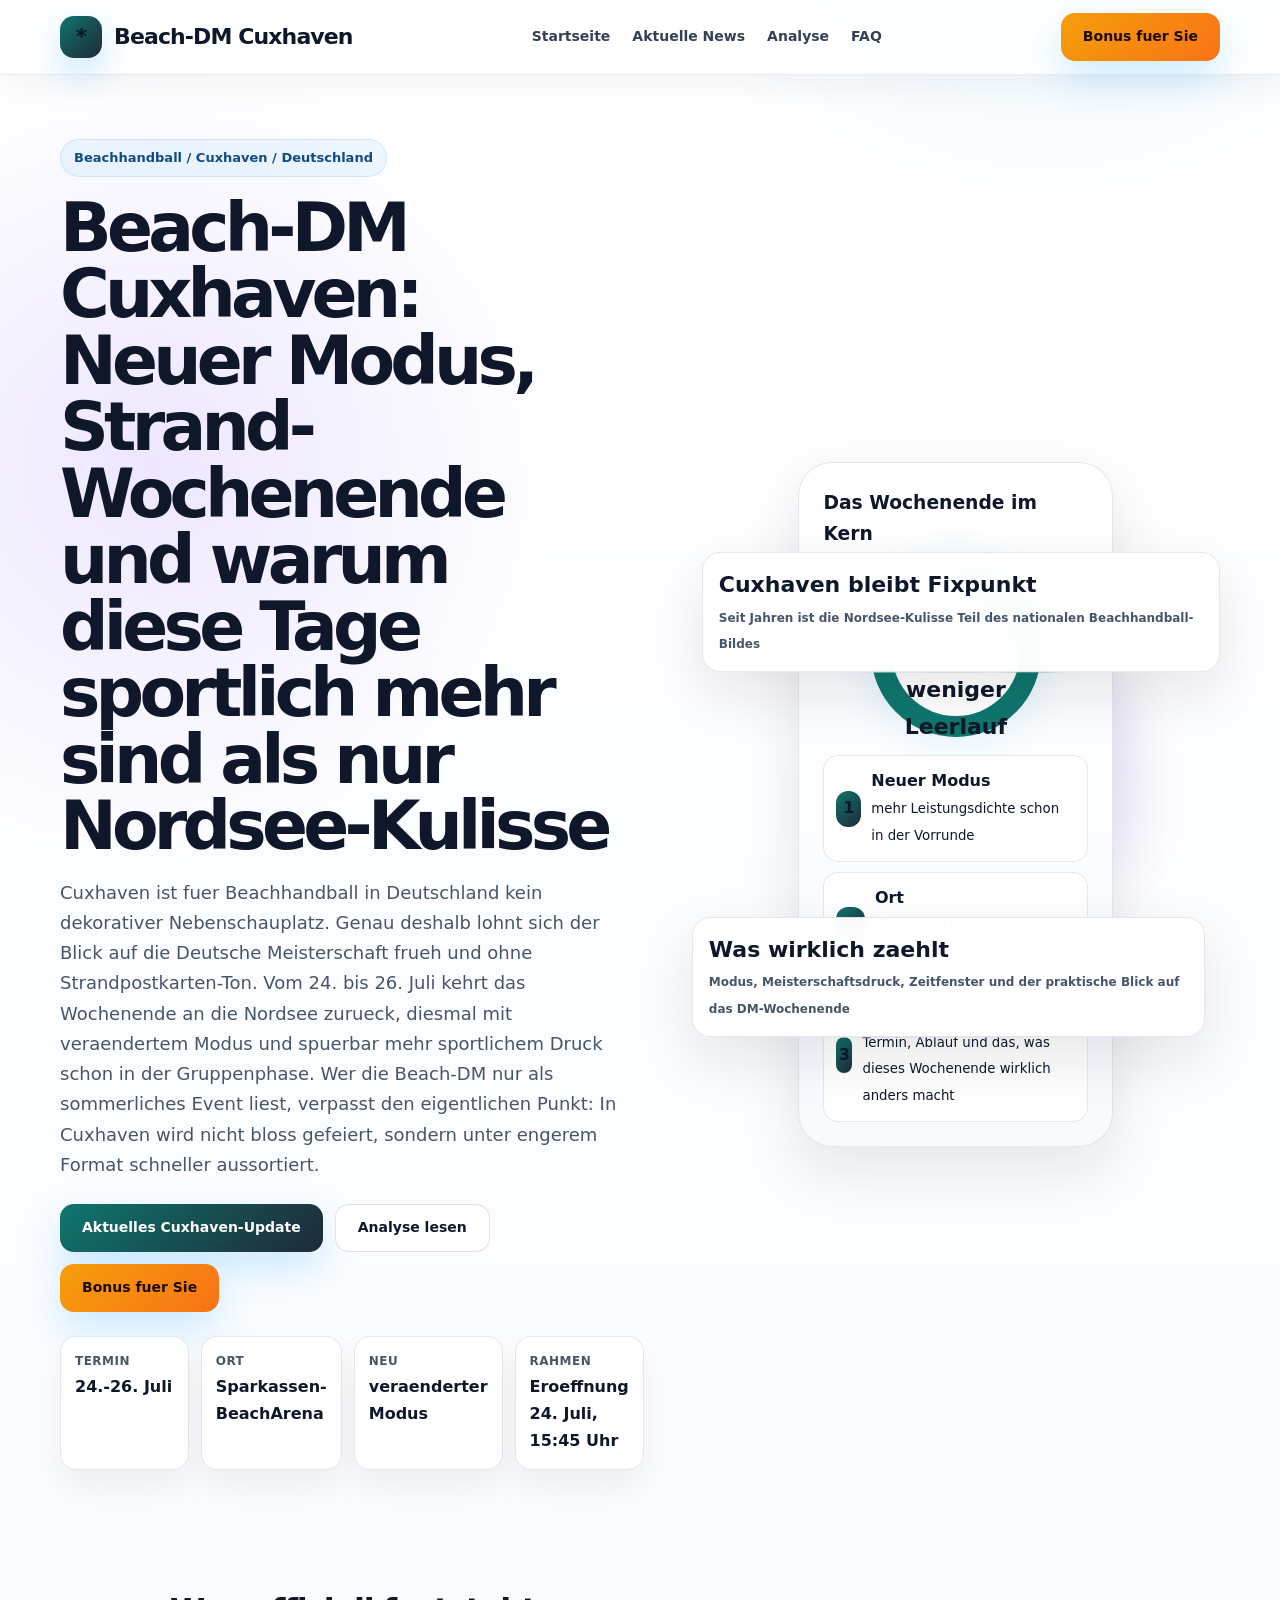
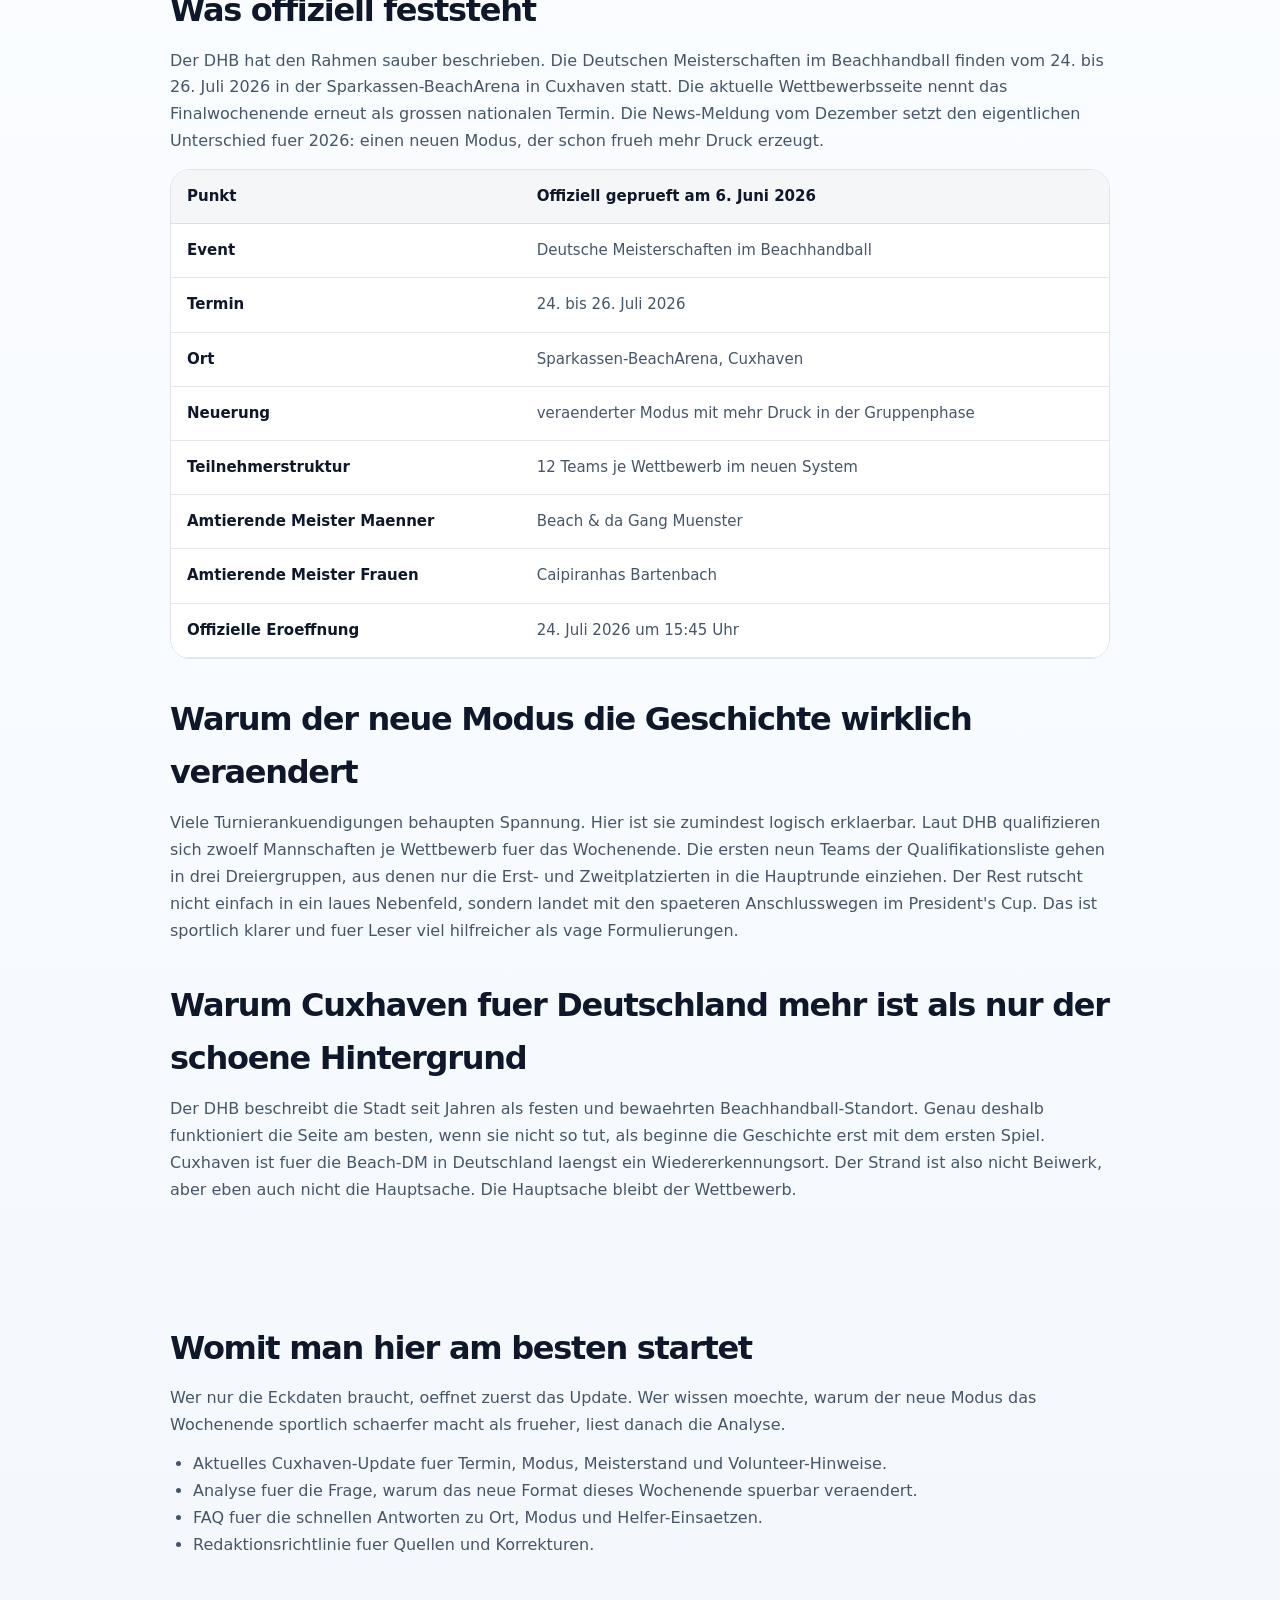
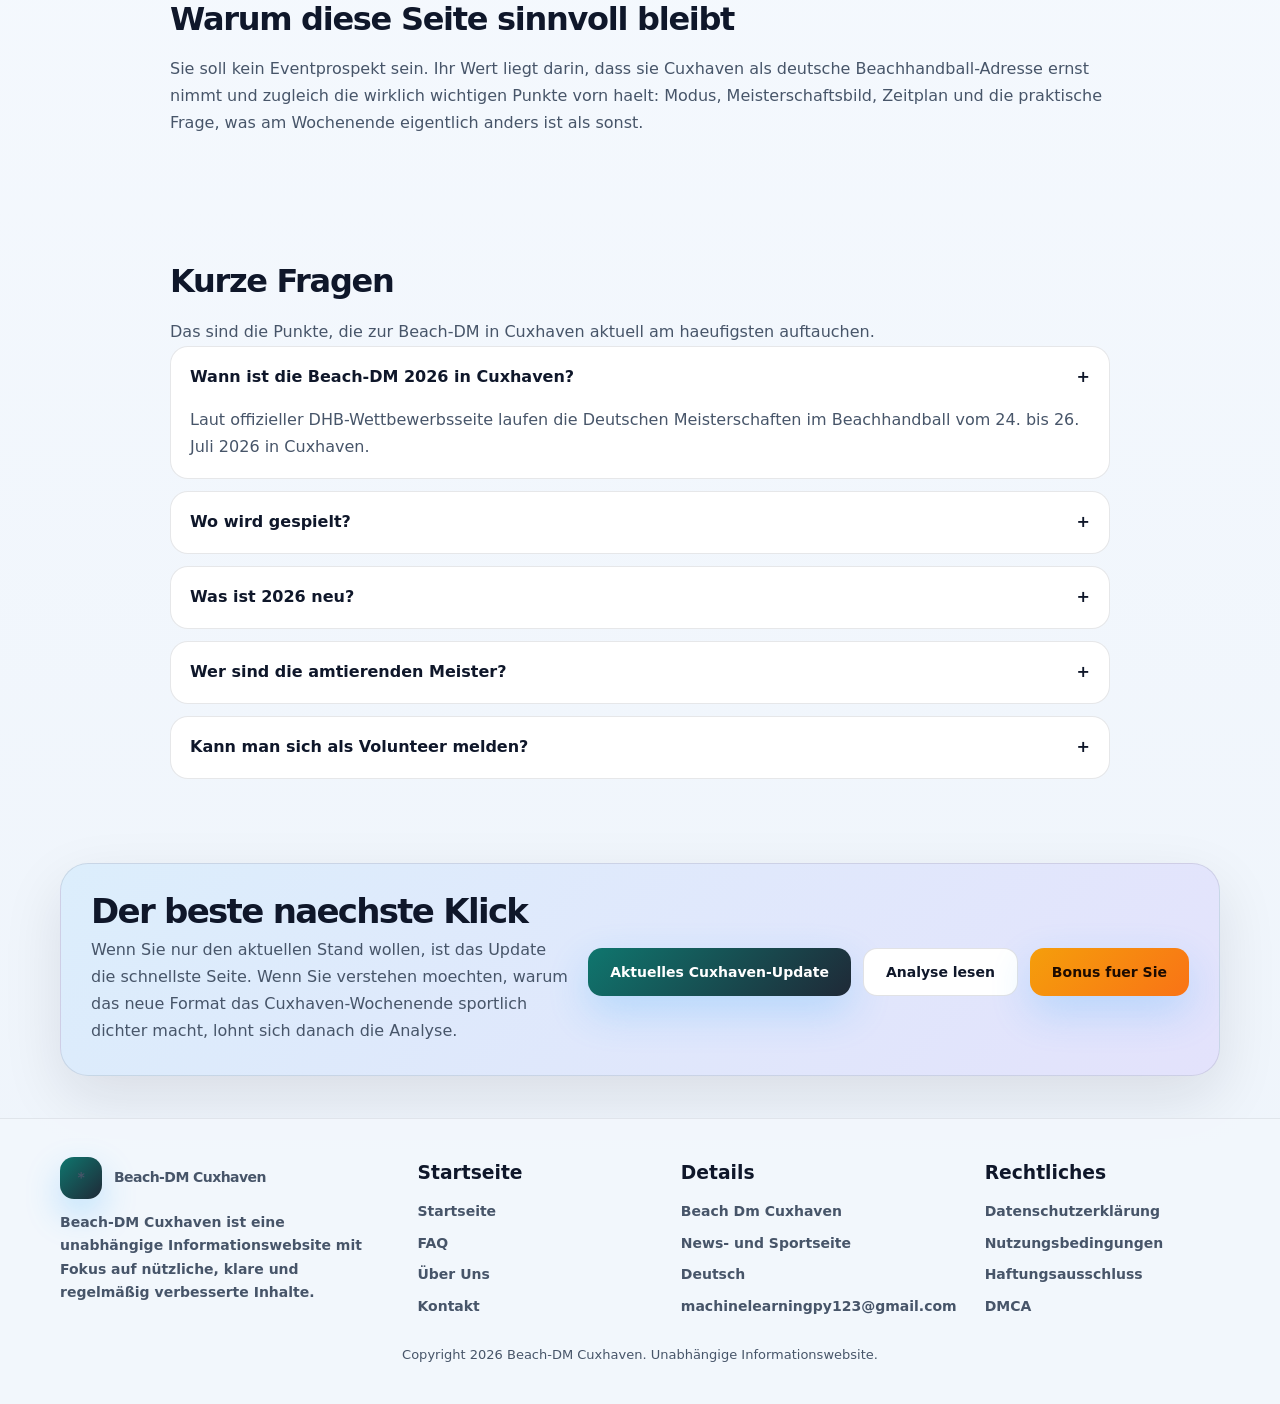
<file: index.html>
<!DOCTYPE html><html lang="de" dir="ltr"><head><meta charset="UTF-8" /><meta name="viewport" content="width=device-width, initial-scale=1.0" />
  <meta name="google-site-verification" content="zPeMqoo2h3M_oqIertTkiu1rAj5quQBwW_J42bXbuFM" /><title>Beach-DM Cuxhaven | Neuer Modus, Termine und warum dieses Strand-Wochenende mehr ist als Sommerkulisse</title><meta name="description" content="Alle wichtigen Infos zur Beach-DM in Cuxhaven mit Termin, neuem Modus, Sparkassen-BeachArena, Meisterstatus und den praktischen Punkten vor dem Wochenende." /><meta name="robots" content="index, follow, max-image-preview:large" /><link rel="canonical" href="https://machinelearningpy123.github.io/beach-dm-cuxhaven/" /><meta property="og:title" content="Beach-DM Cuxhaven | Neuer Modus, Termine und warum dieses Strand-Wochenende mehr ist als Sommerkulisse" /><meta property="og:description" content="Alle wichtigen Infos zur Beach-DM in Cuxhaven mit Termin, neuem Modus, Sparkassen-BeachArena, Meisterstatus und den praktischen Punkten vor dem Wochenende." /><meta property="og:type" content="website" /><meta property="og:url" content="https://machinelearningpy123.github.io/beach-dm-cuxhaven/" /><meta property="og:image" content="https://machinelearningpy123.github.io/beach-dm-cuxhaven/assets/cover.svg" /><meta name="twitter:card" content="summary_large_image" /><meta name="twitter:image" content="https://machinelearningpy123.github.io/beach-dm-cuxhaven/assets/cover.svg" /><link rel="stylesheet" href="assets/style.css" /></head><body><header class="header"><div class="container nav"><a class="brand" href="index.html"><span class="logo">*</span><span>Beach-DM Cuxhaven</span></a><nav class="links" id="siteLinks"><a href="index.html">Startseite</a><a href="pages/latest-news.html">Aktuelle News</a><a href="pages/analysis.html">Analyse</a><a href="pages/faq.html">FAQ</a></nav><a class="btn bonus" href="https://www.effectivecpmnetwork.com/j9f627innq?key=be46e17df9e34aa3b5b8e77e88a34740" target="_blank" rel="noopener noreferrer">Bonus fuer Sie</a><button type="button" class="mobile" aria-label="Menü umschalten" aria-expanded="false" aria-controls="siteLinks">Menü</button></div></header><main>
<section class='hero'><div class='container hero-grid'><div><div class='kicker'>Beachhandball / Cuxhaven / Deutschland</div><h1>Beach-DM Cuxhaven: Neuer Modus, Strand-Wochenende und warum diese Tage sportlich mehr sind als nur Nordsee-Kulisse</h1><p>Cuxhaven ist fuer Beachhandball in Deutschland kein dekorativer Nebenschauplatz. Genau deshalb lohnt sich der Blick auf die Deutsche Meisterschaft frueh und ohne Strandpostkarten-Ton. Vom 24. bis 26. Juli kehrt das Wochenende an die Nordsee zurueck, diesmal mit veraendertem Modus und spuerbar mehr sportlichem Druck schon in der Gruppenphase. Wer die Beach-DM nur als sommerliches Event liest, verpasst den eigentlichen Punkt: In Cuxhaven wird nicht bloss gefeiert, sondern unter engerem Format schneller aussortiert.</p><div class='hero-actions'><a class='btn' href='pages/latest-news.html'>Aktuelles Cuxhaven-Update</a><a class='btn secondary' href='pages/analysis.html'>Analyse lesen</a><a class='btn bonus' href='https://www.effectivecpmnetwork.com/j9f627innq?key=be46e17df9e34aa3b5b8e77e88a34740' target='_blank' rel='noopener noreferrer'>Bonus fuer Sie</a></div><div class='quick-info'><div class='info-card'><small>Termin</small><strong>24.-26. Juli</strong></div><div class='info-card'><small>Ort</small><strong>Sparkassen-BeachArena</strong></div><div class='info-card'><small>Neu</small><strong>veraenderter Modus</strong></div><div class='info-card'><small>Rahmen</small><strong>Eroeffnung 24. Juli, 15:45 Uhr</strong></div></div></div><div class='visual'><div class='float one'><strong>Cuxhaven bleibt Fixpunkt</strong><span>Seit Jahren ist die Nordsee-Kulisse Teil des nationalen Beachhandball-Bildes</span></div><div class='mockup'><h3>Das Wochenende im Kern</h3><div class='mockup-ring'><span>Mehr Druck, weniger Leerlauf</span></div><div class='mock-row'><span class='mock-ico'>1</span><div><b>Neuer Modus</b><br><small>mehr Leistungsdichte schon in der Vorrunde</small></div></div><div class='mock-row'><span class='mock-ico'>2</span><div><b>Ort</b><br><small>direkt am Nordseestrand in Cuxhaven</small></div></div><div class='mock-row'><span class='mock-ico'>3</span><div><b>Nutzen fuer Leser</b><br><small>Termin, Ablauf und das, was dieses Wochenende wirklich anders macht</small></div></div></div><div class='float two'><strong>Was wirklich zaehlt</strong><span>Modus, Meisterschaftsdruck, Zeitfenster und der praktische Blick auf das DM-Wochenende</span></div></div></div></section>
<section class='section' id='lage'><div class='container article'><h2>Was offiziell feststeht</h2><p>Der DHB hat den Rahmen sauber beschrieben. Die Deutschen Meisterschaften im Beachhandball finden vom 24. bis 26. Juli 2026 in der Sparkassen-BeachArena in Cuxhaven statt. Die aktuelle Wettbewerbsseite nennt das Finalwochenende erneut als grossen nationalen Termin. Die News-Meldung vom Dezember setzt den eigentlichen Unterschied fuer 2026: einen neuen Modus, der schon frueh mehr Druck erzeugt.</p><div class='table-wrap'><table><tr><th>Punkt</th><th>Offiziell geprueft am 6. Juni 2026</th></tr><tr><td>Event</td><td>Deutsche Meisterschaften im Beachhandball</td></tr><tr><td>Termin</td><td>24. bis 26. Juli 2026</td></tr><tr><td>Ort</td><td>Sparkassen-BeachArena, Cuxhaven</td></tr><tr><td>Neuerung</td><td>veraenderter Modus mit mehr Druck in der Gruppenphase</td></tr><tr><td>Teilnehmerstruktur</td><td>12 Teams je Wettbewerb im neuen System</td></tr><tr><td>Amtierende Meister Maenner</td><td>Beach & da Gang Muenster</td></tr><tr><td>Amtierende Meister Frauen</td><td>Caipiranhas Bartenbach</td></tr><tr><td>Offizielle Eroeffnung</td><td>24. Juli 2026 um 15:45 Uhr</td></tr></table></div><h2>Warum der neue Modus die Geschichte wirklich veraendert</h2><p>Viele Turnierankuendigungen behaupten Spannung. Hier ist sie zumindest logisch erklaerbar. Laut DHB qualifizieren sich zwoelf Mannschaften je Wettbewerb fuer das Wochenende. Die ersten neun Teams der Qualifikationsliste gehen in drei Dreiergruppen, aus denen nur die Erst- und Zweitplatzierten in die Hauptrunde einziehen. Der Rest rutscht nicht einfach in ein laues Nebenfeld, sondern landet mit den spaeteren Anschlusswegen im President's Cup. Das ist sportlich klarer und fuer Leser viel hilfreicher als vage Formulierungen.</p><h2>Warum Cuxhaven fuer Deutschland mehr ist als nur der schoene Hintergrund</h2><p>Der DHB beschreibt die Stadt seit Jahren als festen und bewaehrten Beachhandball-Standort. Genau deshalb funktioniert die Seite am besten, wenn sie nicht so tut, als beginne die Geschichte erst mit dem ersten Spiel. Cuxhaven ist fuer die Beach-DM in Deutschland laengst ein Wiedererkennungsort. Der Strand ist also nicht Beiwerk, aber eben auch nicht die Hauptsache. Die Hauptsache bleibt der Wettbewerb.</p></div></section>
<section class='section'><div class='container article'><h2>Womit man hier am besten startet</h2><p>Wer nur die Eckdaten braucht, oeffnet zuerst das Update. Wer wissen moechte, warum der neue Modus das Wochenende sportlich schaerfer macht als frueher, liest danach die Analyse.</p><ul><li><a href='pages/latest-news.html'>Aktuelles Cuxhaven-Update</a> fuer Termin, Modus, Meisterstand und Volunteer-Hinweise.</li><li><a href='pages/analysis.html'>Analyse</a> fuer die Frage, warum das neue Format dieses Wochenende spuerbar veraendert.</li><li><a href='pages/faq.html'>FAQ</a> fuer die schnellen Antworten zu Ort, Modus und Helfer-Einsaetzen.</li><li><a href='pages/editorial-policy.html'>Redaktionsrichtlinie</a> fuer Quellen und Korrekturen.</li></ul><h2>Warum diese Seite sinnvoll bleibt</h2><p>Sie soll kein Eventprospekt sein. Ihr Wert liegt darin, dass sie Cuxhaven als deutsche Beachhandball-Adresse ernst nimmt und zugleich die wirklich wichtigen Punkte vorn haelt: Modus, Meisterschaftsbild, Zeitplan und die praktische Frage, was am Wochenende eigentlich anders ist als sonst.</p></div></section>
<section class='section'><div class='container article'><h2>Kurze Fragen</h2><p>Das sind die Punkte, die zur Beach-DM in Cuxhaven aktuell am haeufigsten auftauchen.</p><div class='faq'><div class='faq-item active'><div class='faq-q'>Wann ist die Beach-DM 2026 in Cuxhaven? <span>+</span></div><div class='faq-a'><p>Laut offizieller DHB-Wettbewerbsseite laufen die Deutschen Meisterschaften im Beachhandball vom 24. bis 26. Juli 2026 in Cuxhaven.</p></div></div><div class='faq-item'><div class='faq-q'>Wo wird gespielt? <span>+</span></div><div class='faq-a'><p>Der DHB nennt die Sparkassen-BeachArena in Cuxhaven direkt am Nordseestrand als Austragungsort.</p></div></div><div class='faq-item'><div class='faq-q'>Was ist 2026 neu? <span>+</span></div><div class='faq-a'><p>Neu ist laut offizieller DHB-Meldung der Modus. Schon in der Gruppenphase entsteht mehr Druck, weil fast jedes Spiel direkten Einfluss auf Weiterkommen oder Ausscheiden hat.</p></div></div><div class='faq-item'><div class='faq-q'>Wer sind die amtierenden Meister? <span>+</span></div><div class='faq-a'><p>Die aktuelle DHB-Wettbewerbsseite nennt Beach & da Gang Muenster bei den Maennern und Caipiranhas Bartenbach bei den Frauen als Deutsche Meister 2025.</p></div></div><div class='faq-item'><div class='faq-q'>Kann man sich als Volunteer melden? <span>+</span></div><div class='faq-a'><p>Ja. Der DHB sucht laut offizieller Wettbewerbsseite auch 2026 Unterstuetzung fuer Court-Management, Kampfgericht, Scouting und Streaming.</p></div></div></div></div></section>
<section class='section'><div class='container'><div class='cta'><div><h2>Der beste naechste Klick</h2><p>Wenn Sie nur den aktuellen Stand wollen, ist das Update die schnellste Seite. Wenn Sie verstehen moechten, warum das neue Format das Cuxhaven-Wochenende sportlich dichter macht, lohnt sich danach die Analyse.</p></div><div class='hero-actions'><a class='btn' href='pages/latest-news.html'>Aktuelles Cuxhaven-Update</a><a class='btn secondary' href='pages/analysis.html'>Analyse lesen</a><a class='btn bonus' href='https://www.effectivecpmnetwork.com/j9f627innq?key=be46e17df9e34aa3b5b8e77e88a34740' target='_blank' rel='noopener noreferrer'>Bonus fuer Sie</a></div></div></div></section>
</main><footer class="footer"><div class="container footer-grid"><div><a class="brand" href="index.html"><span class="logo">*</span><span>Beach-DM Cuxhaven</span></a><p style="margin-top:12px">Beach-DM Cuxhaven ist eine unabhängige Informationswebsite mit Fokus auf nützliche, klare und regelmäßig verbesserte Inhalte.</p></div><div><h3>Startseite</h3><ul><li><a href="index.html">Startseite</a></li><li><a href="pages/faq.html">FAQ</a></li><li><a href="pages/about-us.html">Über Uns</a></li><li><a href="pages/contact-us.html">Kontakt</a></li></ul></div><div><h3>Details</h3><ul><li>Beach Dm Cuxhaven</li><li>News- und Sportseite</li><li>Deutsch</li><li><a href="mailto:machinelearningpy123@gmail.com">machinelearningpy123@gmail.com</a></li></ul></div><div><h3>Rechtliches</h3><ul><li><a href="pages/privacy-policy.html">Datenschutzerklärung</a></li><li><a href="pages/terms-and-conditions.html">Nutzungsbedingungen</a></li><li><a href="pages/disclaimer.html">Haftungsausschluss</a></li><li><a href="pages/dmca.html">DMCA</a></li></ul></div></div><div class="container copy">Copyright 2026 Beach-DM Cuxhaven. Unabhängige Informationswebsite.</div></footer><script type="application/ld+json">
{
  "@context": "https://schema.org",
  "@type": "WebSite",
  "@id": "https://machinelearningpy123.github.io/beach-dm-cuxhaven/#website",
  "name": "Beach-DM Cuxhaven",
  "url": "https://machinelearningpy123.github.io/beach-dm-cuxhaven/",
  "description": "Beach-DM Cuxhaven bündelt aktuelle Infos, Einordnung und Folgeseiten rund um Beach Dm Cuxhaven.",
  "inLanguage": "de",
  "publisher": {
    "@id": "https://machinelearningpy123.github.io/beach-dm-cuxhaven/#organization"
  }
}
</script>
<script type="application/ld+json">
{
  "@context": "https://schema.org",
  "@type": "Organization",
  "@id": "https://machinelearningpy123.github.io/beach-dm-cuxhaven/#organization",
  "name": "Beach-DM Cuxhaven",
  "url": "https://machinelearningpy123.github.io/beach-dm-cuxhaven/",
  "email": "machinelearningpy123@gmail.com",
  "contactPoint": [
    {
      "@type": "ContactPoint",
      "email": "machinelearningpy123@gmail.com",
      "contactType": "editorial"
    }
  ],
  "publishingPrinciples": "https://machinelearningpy123.github.io/beach-dm-cuxhaven/pages/editorial-policy.html"
}
</script>
<script type="application/ld+json">
{
  "@context": "https://schema.org",
  "@type": "BreadcrumbList",
  "itemListElement": [
    {
      "@type": "ListItem",
      "position": 1,
      "name": "Startseite",
      "item": "https://machinelearningpy123.github.io/beach-dm-cuxhaven/"
    }
  ]
}
</script>
<script type="application/ld+json">
{
  "@context": "https://schema.org",
  "@type": "CollectionPage",
  "@id": "https://machinelearningpy123.github.io/beach-dm-cuxhaven/#webpage",
  "url": "https://machinelearningpy123.github.io/beach-dm-cuxhaven/",
  "name": "Beach-DM Cuxhaven: Neuer Modus, Strand-Wochenende und warum diese Tage sportlich mehr sind als nur Nordsee-Kulisse",
  "description": "Alle wichtigen Infos zur Beach-DM in Cuxhaven mit Termin, neuem Modus, Sparkassen-BeachArena, Meisterstatus und den praktischen Punkten vor dem Wochenende.",
  "isPartOf": {
    "@id": "https://machinelearningpy123.github.io/beach-dm-cuxhaven/#website"
  },
  "inLanguage": "de",
  "about": {
    "@type": "Thing",
    "name": "Beach Dm Cuxhaven"
  },
  "hasPart": [
    {
      "@type": "WebPage",
      "name": "Aktuelle Beach-DM Cuxhaven News",
      "url": "https://machinelearningpy123.github.io/beach-dm-cuxhaven/pages/latest-news.html"
    },
    {
      "@type": "WebPage",
      "name": "Warum der neue Modus Cuxhaven 2026 wirklich veraendert",
      "url": "https://machinelearningpy123.github.io/beach-dm-cuxhaven/pages/analysis.html"
    },
    {
      "@type": "WebPage",
      "name": "Redaktionsrichtlinie",
      "url": "https://machinelearningpy123.github.io/beach-dm-cuxhaven/pages/editorial-policy.html"
    },
    {
      "@type": "WebPage",
      "name": "Beach-DM Cuxhaven FAQ",
      "url": "https://machinelearningpy123.github.io/beach-dm-cuxhaven/pages/faq.html"
    },
    {
      "@type": "WebPage",
      "name": "Über Uns",
      "url": "https://machinelearningpy123.github.io/beach-dm-cuxhaven/pages/about-us.html"
    },
    {
      "@type": "WebPage",
      "name": "Kontakt",
      "url": "https://machinelearningpy123.github.io/beach-dm-cuxhaven/pages/contact-us.html"
    }
  ]
}
</script>
<script type="application/ld+json">
{
  "@context": "https://schema.org",
  "@type": "FAQPage",
  "@id": "https://machinelearningpy123.github.io/beach-dm-cuxhaven/#faq",
  "url": "https://machinelearningpy123.github.io/beach-dm-cuxhaven/",
  "mainEntityOfPage": {
    "@id": "https://machinelearningpy123.github.io/beach-dm-cuxhaven/#webpage"
  },
  "mainEntity": [
    {
      "@type": "Question",
      "name": "Wann ist die Beach-DM 2026 in Cuxhaven?",
      "acceptedAnswer": {
        "@type": "Answer",
        "text": "Laut offizieller DHB-Wettbewerbsseite laufen die Deutschen Meisterschaften im Beachhandball vom 24. bis 26. Juli 2026 in Cuxhaven."
      }
    },
    {
      "@type": "Question",
      "name": "Wo wird gespielt?",
      "acceptedAnswer": {
        "@type": "Answer",
        "text": "Der DHB nennt die Sparkassen-BeachArena in Cuxhaven direkt am Nordseestrand als Austragungsort."
      }
    },
    {
      "@type": "Question",
      "name": "Was ist 2026 neu?",
      "acceptedAnswer": {
        "@type": "Answer",
        "text": "Neu ist laut offizieller DHB-Meldung der Modus. Schon in der Gruppenphase entsteht mehr Druck, weil fast jedes Spiel direkten Einfluss auf Weiterkommen oder Ausscheiden hat."
      }
    },
    {
      "@type": "Question",
      "name": "Wer sind die amtierenden Meister?",
      "acceptedAnswer": {
        "@type": "Answer",
        "text": "Die aktuelle DHB-Wettbewerbsseite nennt Beach & da Gang Muenster bei den Maennern und Caipiranhas Bartenbach bei den Frauen als Deutsche Meister 2025."
      }
    },
    {
      "@type": "Question",
      "name": "Kann man sich als Volunteer melden?",
      "acceptedAnswer": {
        "@type": "Answer",
        "text": "Ja. Der DHB sucht laut offizieller Wettbewerbsseite auch 2026 Unterstuetzung fuer Court-Management, Kampfgericht, Scouting und Streaming."
      }
    }
  ]
}
</script>
<script type="application/ld+json">
{
  "@context": "https://schema.org",
  "@type": "SportsEvent",
  "@id": "https://machinelearningpy123.github.io/beach-dm-cuxhaven/#event",
  "name": "Deutsche Meisterschaften im Beachhandball in Cuxhaven",
  "startDate": "2026-07-24",
  "url": "https://machinelearningpy123.github.io/beach-dm-cuxhaven/",
  "mainEntityOfPage": {
    "@id": "https://machinelearningpy123.github.io/beach-dm-cuxhaven/#webpage"
  },
  "inLanguage": "de",
  "image": [
    "https://machinelearningpy123.github.io/beach-dm-cuxhaven/assets/cover.svg"
  ],
  "endDate": "2026-07-26",
  "description": "Die Deutschen Meisterschaften im Beachhandball laufen vom 24. bis 26. Juli 2026 in der Sparkassen-BeachArena in Cuxhaven. Neu ist ein veraenderter Turniermodus mit mehr Druck schon in der Gruppenphase.",
  "eventStatus": "https://schema.org/EventScheduled",
  "eventAttendanceMode": "https://schema.org/OfflineEventAttendanceMode",
  "sport": "Beachhandball",
  "location": {
    "@type": "Place",
    "name": "Sparkassen-BeachArena",
    "address": "Duhner Strandstrasse, 27476 Cuxhaven, Deutschland"
  },
  "organizer": {
    "@type": "Organization",
    "name": "Deutscher Handballbund"
  },
  "competitor": [
    {
      "@type": "SportsTeam",
      "name": "Beach & da Gang Muenster"
    },
    {
      "@type": "SportsTeam",
      "name": "Caipiranhas Bartenbach"
    }
  ],
  "performer": [
    {
      "@type": "SportsTeam",
      "name": "Beach & da Gang Muenster"
    },
    {
      "@type": "SportsTeam",
      "name": "Caipiranhas Bartenbach"
    }
  ],
  "offers": {
    "@type": "Offer",
    "url": "https://www.dhb.de/wettbewerbe/beachhandball/deutsche-meisterschaften"
  }
}
</script><script src="assets/script.js"></script></body></html>
</file>
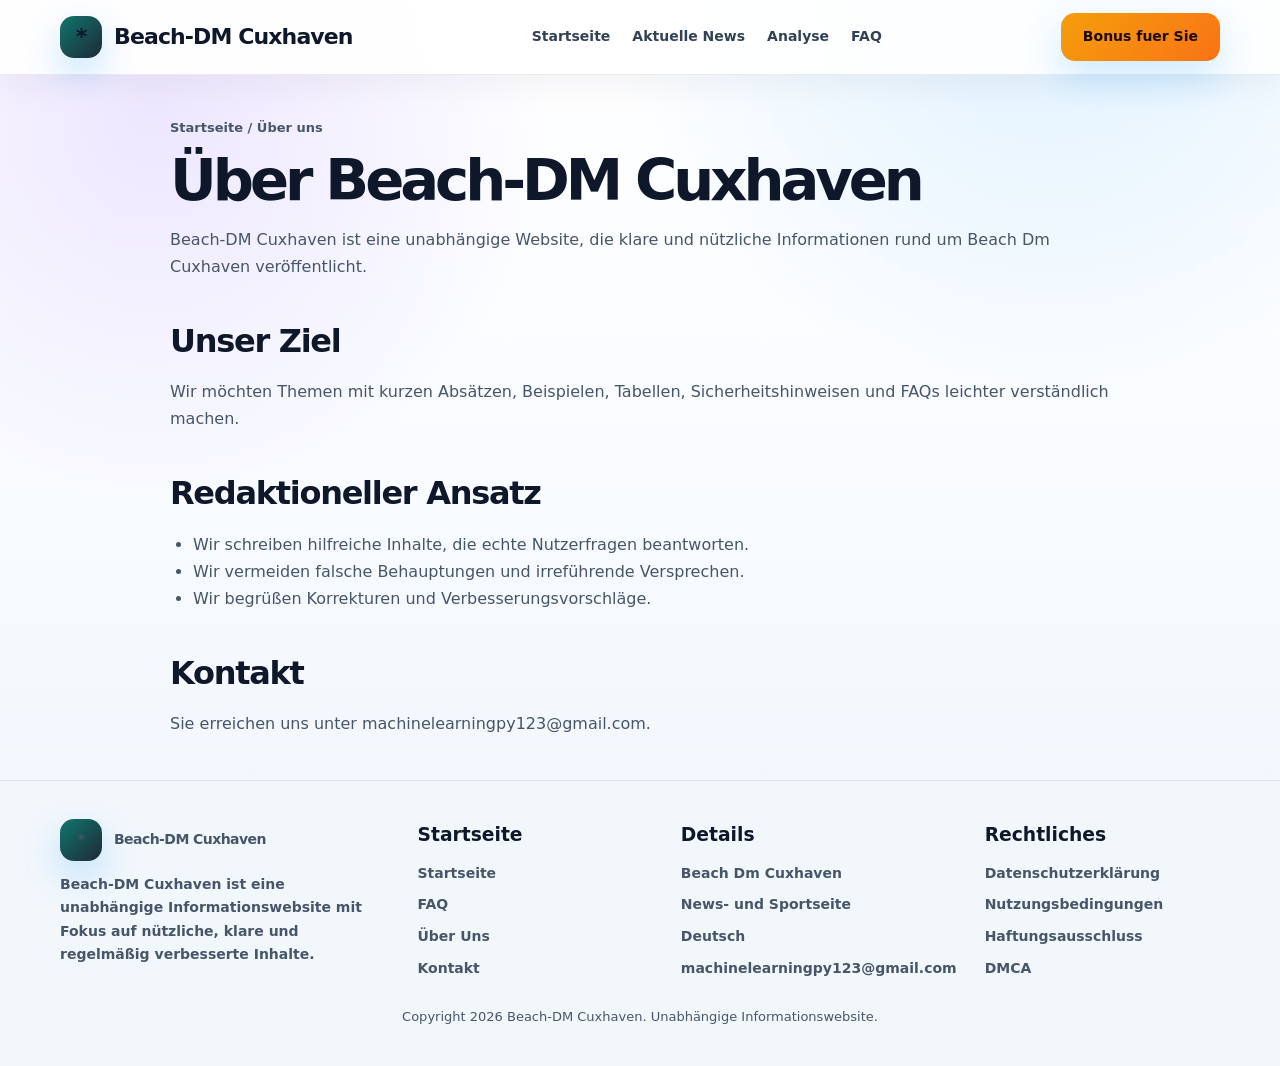
<file: pages/about-us.html>
<!DOCTYPE html><html lang="de" dir="ltr"><head><meta charset="UTF-8" /><meta name="viewport" content="width=device-width, initial-scale=1.0" />
  <meta name="google-site-verification" content="zPeMqoo2h3M_oqIertTkiu1rAj5quQBwW_J42bXbuFM" /><title>Über Uns | Beach-DM Cuxhaven</title><meta name="description" content="Erfahren Sie mehr über Beach-DM Cuxhaven, unsere Mission, den redaktionellen Ansatz und unsere Inhaltsstandards." /><meta name="robots" content="index, follow, max-image-preview:large" /><link rel="canonical" href="https://machinelearningpy123.github.io/beach-dm-cuxhaven/pages/about-us.html" /><meta property="og:title" content="Über Uns | Beach-DM Cuxhaven" /><meta property="og:description" content="Erfahren Sie mehr über Beach-DM Cuxhaven, unsere Mission, den redaktionellen Ansatz und unsere Inhaltsstandards." /><meta property="og:type" content="website" /><meta property="og:url" content="https://machinelearningpy123.github.io/beach-dm-cuxhaven/pages/about-us.html" /><meta property="og:image" content="https://machinelearningpy123.github.io/beach-dm-cuxhaven/assets/cover.svg" /><meta name="twitter:card" content="summary_large_image" /><meta name="twitter:image" content="https://machinelearningpy123.github.io/beach-dm-cuxhaven/assets/cover.svg" /><link rel="stylesheet" href="../assets/style.css" /></head><body><header class="header"><div class="container nav"><a class="brand" href="../index.html"><span class="logo">*</span><span>Beach-DM Cuxhaven</span></a><nav class="links" id="siteLinks"><a href="../index.html">Startseite</a><a href="../pages/latest-news.html">Aktuelle News</a><a href="../pages/analysis.html">Analyse</a><a href="../pages/faq.html">FAQ</a></nav><a class="btn bonus" href="https://www.effectivecpmnetwork.com/j9f627innq?key=be46e17df9e34aa3b5b8e77e88a34740" target="_blank" rel="noopener noreferrer">Bonus fuer Sie</a><button type="button" class="mobile" aria-label="Menü umschalten" aria-expanded="false" aria-controls="siteLinks">Menü</button></div></header><main class="section"><div class="container article"><div class="breadcrumb"><a href="../index.html">Startseite</a> / Über uns</div><h1>Über Beach-DM Cuxhaven</h1><p>Beach-DM Cuxhaven ist eine unabhängige Website, die klare und nützliche Informationen rund um Beach Dm Cuxhaven veröffentlicht.</p><h2>Unser Ziel</h2><p>Wir möchten Themen mit kurzen Absätzen, Beispielen, Tabellen, Sicherheitshinweisen und FAQs leichter verständlich machen.</p><h2>Redaktioneller Ansatz</h2><ul><li>Wir schreiben hilfreiche Inhalte, die echte Nutzerfragen beantworten.</li><li>Wir vermeiden falsche Behauptungen und irreführende Versprechen.</li><li>Wir begrüßen Korrekturen und Verbesserungsvorschläge.</li></ul><h2>Kontakt</h2><p>Sie erreichen uns unter <a href="mailto:machinelearningpy123@gmail.com">machinelearningpy123@gmail.com</a>.</p></div></main><footer class="footer"><div class="container footer-grid"><div><a class="brand" href="../index.html"><span class="logo">*</span><span>Beach-DM Cuxhaven</span></a><p style="margin-top:12px">Beach-DM Cuxhaven ist eine unabhängige Informationswebsite mit Fokus auf nützliche, klare und regelmäßig verbesserte Inhalte.</p></div><div><h3>Startseite</h3><ul><li><a href="../index.html">Startseite</a></li><li><a href="../pages/faq.html">FAQ</a></li><li><a href="../pages/about-us.html">Über Uns</a></li><li><a href="../pages/contact-us.html">Kontakt</a></li></ul></div><div><h3>Details</h3><ul><li>Beach Dm Cuxhaven</li><li>News- und Sportseite</li><li>Deutsch</li><li><a href="mailto:machinelearningpy123@gmail.com">machinelearningpy123@gmail.com</a></li></ul></div><div><h3>Rechtliches</h3><ul><li><a href="../pages/privacy-policy.html">Datenschutzerklärung</a></li><li><a href="../pages/terms-and-conditions.html">Nutzungsbedingungen</a></li><li><a href="../pages/disclaimer.html">Haftungsausschluss</a></li><li><a href="../pages/dmca.html">DMCA</a></li></ul></div></div><div class="container copy">Copyright 2026 Beach-DM Cuxhaven. Unabhängige Informationswebsite.</div></footer><script type="application/ld+json">
{
  "@context": "https://schema.org",
  "@type": "WebSite",
  "@id": "https://machinelearningpy123.github.io/beach-dm-cuxhaven/#website",
  "name": "Beach-DM Cuxhaven",
  "url": "https://machinelearningpy123.github.io/beach-dm-cuxhaven/",
  "description": "Beach-DM Cuxhaven bündelt aktuelle Infos, Einordnung und Folgeseiten rund um Beach Dm Cuxhaven.",
  "inLanguage": "de",
  "publisher": {
    "@id": "https://machinelearningpy123.github.io/beach-dm-cuxhaven/#organization"
  }
}
</script>
<script type="application/ld+json">
{
  "@context": "https://schema.org",
  "@type": "Organization",
  "@id": "https://machinelearningpy123.github.io/beach-dm-cuxhaven/#organization",
  "name": "Beach-DM Cuxhaven",
  "url": "https://machinelearningpy123.github.io/beach-dm-cuxhaven/",
  "email": "machinelearningpy123@gmail.com",
  "contactPoint": [
    {
      "@type": "ContactPoint",
      "email": "machinelearningpy123@gmail.com",
      "contactType": "editorial"
    }
  ],
  "publishingPrinciples": "https://machinelearningpy123.github.io/beach-dm-cuxhaven/pages/editorial-policy.html"
}
</script>
<script type="application/ld+json">
{
  "@context": "https://schema.org",
  "@type": "BreadcrumbList",
  "itemListElement": [
    {
      "@type": "ListItem",
      "position": 1,
      "name": "Startseite",
      "item": "https://machinelearningpy123.github.io/beach-dm-cuxhaven/"
    },
    {
      "@type": "ListItem",
      "position": 2,
      "name": "Über Uns",
      "item": "https://machinelearningpy123.github.io/beach-dm-cuxhaven/pages/about-us.html"
    }
  ]
}
</script>
<script type="application/ld+json">
{
  "@context": "https://schema.org",
  "@type": "AboutPage",
  "@id": "https://machinelearningpy123.github.io/beach-dm-cuxhaven/pages/about-us.html#webpage",
  "url": "https://machinelearningpy123.github.io/beach-dm-cuxhaven/pages/about-us.html",
  "name": "Über Uns",
  "description": "Erfahren Sie mehr über Beach-DM Cuxhaven, unsere Mission, den redaktionellen Ansatz und unsere Inhaltsstandards.",
  "isPartOf": {
    "@id": "https://machinelearningpy123.github.io/beach-dm-cuxhaven/#website"
  },
  "inLanguage": "de",
  "about": {
    "@type": "Thing",
    "name": "Beach Dm Cuxhaven"
  }
}
</script><script src="../assets/script.js"></script></body></html>
</file>
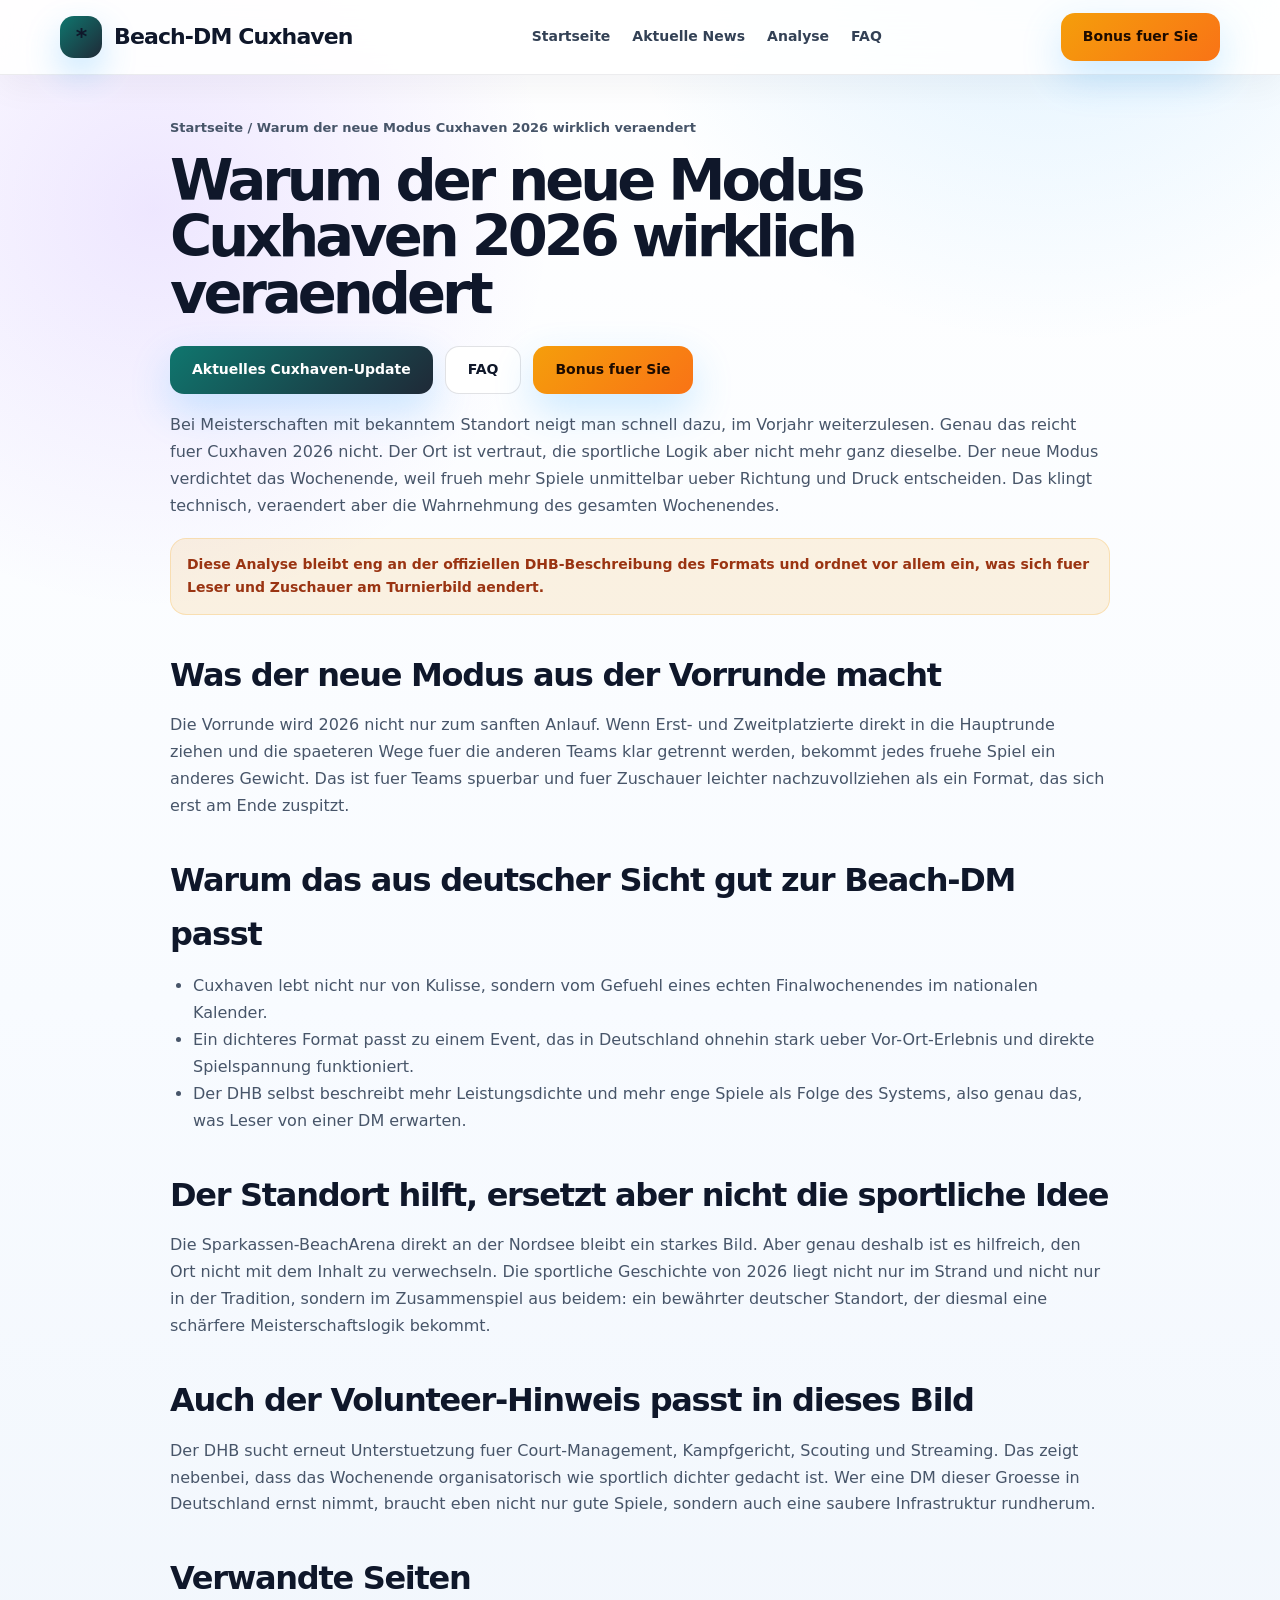
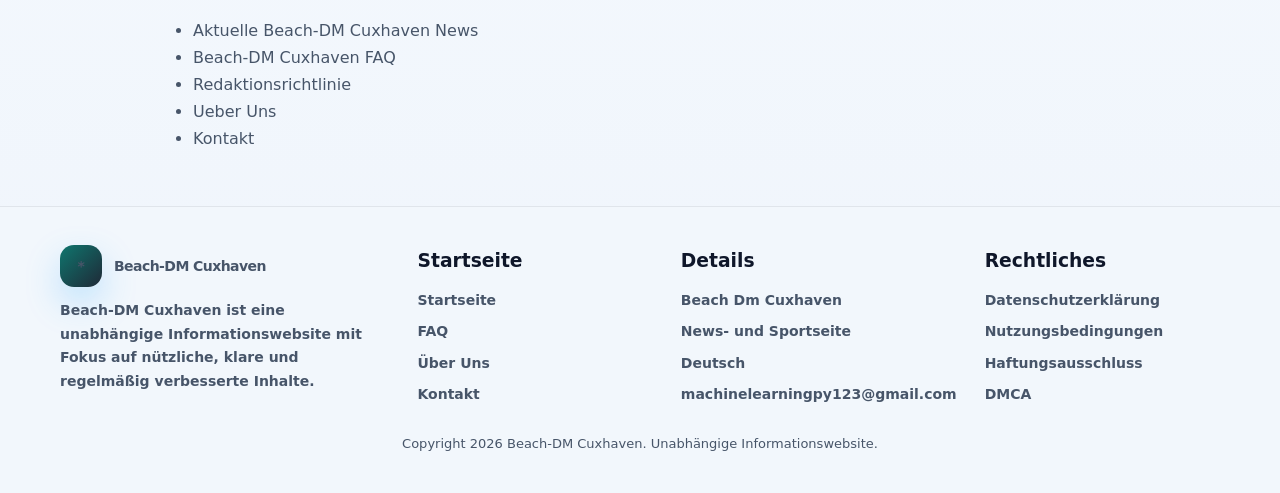
<file: pages/analysis.html>
<!DOCTYPE html><html lang="de" dir="ltr"><head><meta charset="UTF-8" /><meta name="viewport" content="width=device-width, initial-scale=1.0" />
  <meta name="google-site-verification" content="zPeMqoo2h3M_oqIertTkiu1rAj5quQBwW_J42bXbuFM" /><title>Beach-DM Cuxhaven Analyse | Warum der neue Modus 2026 mehr veraendert als nur den Ablauf</title><meta name="description" content="Eine ruhigere Einordnung der Beach-DM in Cuxhaven mit Blick auf den neuen Modus, den deutschen Standortwert und das sportlich dichtere Wochenende." /><meta name="robots" content="index, follow, max-image-preview:large" /><link rel="canonical" href="https://machinelearningpy123.github.io/beach-dm-cuxhaven/pages/analysis.html" /><meta property="og:title" content="Beach-DM Cuxhaven Analyse | Warum der neue Modus 2026 mehr veraendert als nur den Ablauf" /><meta property="og:description" content="Eine ruhigere Einordnung der Beach-DM in Cuxhaven mit Blick auf den neuen Modus, den deutschen Standortwert und das sportlich dichtere Wochenende." /><meta property="og:type" content="article" /><meta property="og:url" content="https://machinelearningpy123.github.io/beach-dm-cuxhaven/pages/analysis.html" /><meta property="og:image" content="https://machinelearningpy123.github.io/beach-dm-cuxhaven/assets/cover.svg" /><meta name="twitter:card" content="summary_large_image" /><meta name="twitter:image" content="https://machinelearningpy123.github.io/beach-dm-cuxhaven/assets/cover.svg" /><link rel="stylesheet" href="../assets/style.css" /></head><body><header class="header"><div class="container nav"><a class="brand" href="../index.html"><span class="logo">*</span><span>Beach-DM Cuxhaven</span></a><nav class="links" id="siteLinks"><a href="../index.html">Startseite</a><a href="../pages/latest-news.html">Aktuelle News</a><a href="../pages/analysis.html">Analyse</a><a href="../pages/faq.html">FAQ</a></nav><a class="btn bonus" href="https://www.effectivecpmnetwork.com/j9f627innq?key=be46e17df9e34aa3b5b8e77e88a34740" target="_blank" rel="noopener noreferrer">Bonus fuer Sie</a><button type="button" class="mobile" aria-label="Menü umschalten" aria-expanded="false" aria-controls="siteLinks">Menü</button></div></header><main class='section'><div class='container article'><div class='breadcrumb'><a href='../index.html'>Startseite</a> / Warum der neue Modus Cuxhaven 2026 wirklich veraendert</div><h1>Warum der neue Modus Cuxhaven 2026 wirklich veraendert</h1><div class='hero-actions'><a class='btn' href='latest-news.html'>Aktuelles Cuxhaven-Update</a><a class='btn secondary' href='faq.html'>FAQ</a><a class='btn bonus' href='https://www.effectivecpmnetwork.com/j9f627innq?key=be46e17df9e34aa3b5b8e77e88a34740' target='_blank' rel='noopener noreferrer'>Bonus fuer Sie</a></div><p>Bei Meisterschaften mit bekanntem Standort neigt man schnell dazu, im Vorjahr weiterzulesen. Genau das reicht fuer Cuxhaven 2026 nicht. Der Ort ist vertraut, die sportliche Logik aber nicht mehr ganz dieselbe. Der neue Modus verdichtet das Wochenende, weil frueh mehr Spiele unmittelbar ueber Richtung und Druck entscheiden. Das klingt technisch, veraendert aber die Wahrnehmung des gesamten Wochenendes.</p><div class='notice'>Diese Analyse bleibt eng an der offiziellen DHB-Beschreibung des Formats und ordnet vor allem ein, was sich fuer Leser und Zuschauer am Turnierbild aendert.</div><h2>Was der neue Modus aus der Vorrunde macht</h2><p>Die Vorrunde wird 2026 nicht nur zum sanften Anlauf. Wenn Erst- und Zweitplatzierte direkt in die Hauptrunde ziehen und die spaeteren Wege fuer die anderen Teams klar getrennt werden, bekommt jedes fruehe Spiel ein anderes Gewicht. Das ist fuer Teams spuerbar und fuer Zuschauer leichter nachzuvollziehen als ein Format, das sich erst am Ende zuspitzt.</p><h2>Warum das aus deutscher Sicht gut zur Beach-DM passt</h2><ul><li>Cuxhaven lebt nicht nur von Kulisse, sondern vom Gefuehl eines echten Finalwochenendes im nationalen Kalender.</li><li>Ein dichteres Format passt zu einem Event, das in Deutschland ohnehin stark ueber Vor-Ort-Erlebnis und direkte Spielspannung funktioniert.</li><li>Der DHB selbst beschreibt mehr Leistungsdichte und mehr enge Spiele als Folge des Systems, also genau das, was Leser von einer DM erwarten.</li></ul><h2>Der Standort hilft, ersetzt aber nicht die sportliche Idee</h2><p>Die Sparkassen-BeachArena direkt an der Nordsee bleibt ein starkes Bild. Aber genau deshalb ist es hilfreich, den Ort nicht mit dem Inhalt zu verwechseln. Die sportliche Geschichte von 2026 liegt nicht nur im Strand und nicht nur in der Tradition, sondern im Zusammenspiel aus beidem: ein bewährter deutscher Standort, der diesmal eine schärfere Meisterschaftslogik bekommt.</p><h2>Auch der Volunteer-Hinweis passt in dieses Bild</h2><p>Der DHB sucht erneut Unterstuetzung fuer Court-Management, Kampfgericht, Scouting und Streaming. Das zeigt nebenbei, dass das Wochenende organisatorisch wie sportlich dichter gedacht ist. Wer eine DM dieser Groesse in Deutschland ernst nimmt, braucht eben nicht nur gute Spiele, sondern auch eine saubere Infrastruktur rundherum.</p><h2>Verwandte Seiten</h2><ul><li><a href='latest-news.html'>Aktuelle Beach-DM Cuxhaven News</a></li><li><a href='faq.html'>Beach-DM Cuxhaven FAQ</a></li><li><a href='editorial-policy.html'>Redaktionsrichtlinie</a></li><li><a href='about-us.html'>Ueber Uns</a></li><li><a href='contact-us.html'>Kontakt</a></li></ul></div></main><footer class="footer"><div class="container footer-grid"><div><a class="brand" href="../index.html"><span class="logo">*</span><span>Beach-DM Cuxhaven</span></a><p style="margin-top:12px">Beach-DM Cuxhaven ist eine unabhängige Informationswebsite mit Fokus auf nützliche, klare und regelmäßig verbesserte Inhalte.</p></div><div><h3>Startseite</h3><ul><li><a href="../index.html">Startseite</a></li><li><a href="../pages/faq.html">FAQ</a></li><li><a href="../pages/about-us.html">Über Uns</a></li><li><a href="../pages/contact-us.html">Kontakt</a></li></ul></div><div><h3>Details</h3><ul><li>Beach Dm Cuxhaven</li><li>News- und Sportseite</li><li>Deutsch</li><li><a href="mailto:machinelearningpy123@gmail.com">machinelearningpy123@gmail.com</a></li></ul></div><div><h3>Rechtliches</h3><ul><li><a href="../pages/privacy-policy.html">Datenschutzerklärung</a></li><li><a href="../pages/terms-and-conditions.html">Nutzungsbedingungen</a></li><li><a href="../pages/disclaimer.html">Haftungsausschluss</a></li><li><a href="../pages/dmca.html">DMCA</a></li></ul></div></div><div class="container copy">Copyright 2026 Beach-DM Cuxhaven. Unabhängige Informationswebsite.</div></footer><script type="application/ld+json">
{
  "@context": "https://schema.org",
  "@type": "WebSite",
  "@id": "https://machinelearningpy123.github.io/beach-dm-cuxhaven/#website",
  "name": "Beach-DM Cuxhaven",
  "url": "https://machinelearningpy123.github.io/beach-dm-cuxhaven/",
  "description": "Beach-DM Cuxhaven bündelt aktuelle Infos, Einordnung und Folgeseiten rund um Beach Dm Cuxhaven.",
  "inLanguage": "de",
  "publisher": {
    "@id": "https://machinelearningpy123.github.io/beach-dm-cuxhaven/#organization"
  }
}
</script>
<script type="application/ld+json">
{
  "@context": "https://schema.org",
  "@type": "Organization",
  "@id": "https://machinelearningpy123.github.io/beach-dm-cuxhaven/#organization",
  "name": "Beach-DM Cuxhaven",
  "url": "https://machinelearningpy123.github.io/beach-dm-cuxhaven/",
  "email": "machinelearningpy123@gmail.com",
  "contactPoint": [
    {
      "@type": "ContactPoint",
      "email": "machinelearningpy123@gmail.com",
      "contactType": "editorial"
    }
  ],
  "publishingPrinciples": "https://machinelearningpy123.github.io/beach-dm-cuxhaven/pages/editorial-policy.html"
}
</script>
<script type="application/ld+json">
{
  "@context": "https://schema.org",
  "@type": "BreadcrumbList",
  "itemListElement": [
    {
      "@type": "ListItem",
      "position": 1,
      "name": "Startseite",
      "item": "https://machinelearningpy123.github.io/beach-dm-cuxhaven/"
    },
    {
      "@type": "ListItem",
      "position": 2,
      "name": "Warum der neue Modus Cuxhaven 2026 wirklich veraendert",
      "item": "https://machinelearningpy123.github.io/beach-dm-cuxhaven/pages/analysis.html"
    }
  ]
}
</script>
<script type="application/ld+json">
{
  "@context": "https://schema.org",
  "@type": "WebPage",
  "@id": "https://machinelearningpy123.github.io/beach-dm-cuxhaven/pages/analysis.html#webpage",
  "url": "https://machinelearningpy123.github.io/beach-dm-cuxhaven/pages/analysis.html",
  "name": "Warum der neue Modus Cuxhaven 2026 wirklich veraendert",
  "description": "Eine ruhigere Einordnung der Beach-DM in Cuxhaven mit Blick auf den neuen Modus, den deutschen Standortwert und das sportlich dichtere Wochenende.",
  "isPartOf": {
    "@id": "https://machinelearningpy123.github.io/beach-dm-cuxhaven/#website"
  },
  "inLanguage": "de",
  "about": {
    "@type": "Thing",
    "name": "Beach Dm Cuxhaven"
  }
}
</script>
<script type="application/ld+json">
{
  "@context": "https://schema.org",
  "@type": "NewsArticle",
  "@id": "https://machinelearningpy123.github.io/beach-dm-cuxhaven/pages/analysis.html#article",
  "headline": "Warum der neue Modus Cuxhaven 2026 wirklich veraendert",
  "description": "Eine ruhigere Einordnung der Beach-DM in Cuxhaven mit Blick auf den neuen Modus, den deutschen Standortwert und das sportlich dichtere Wochenende.",
  "author": {
    "@id": "https://machinelearningpy123.github.io/beach-dm-cuxhaven/#organization"
  },
  "publisher": {
    "@id": "https://machinelearningpy123.github.io/beach-dm-cuxhaven/#organization"
  },
  "datePublished": "2026-06-06T21:35:43Z",
  "dateModified": "2026-06-06T21:35:43Z",
  "mainEntityOfPage": {
    "@id": "https://machinelearningpy123.github.io/beach-dm-cuxhaven/pages/analysis.html#webpage"
  },
  "url": "https://machinelearningpy123.github.io/beach-dm-cuxhaven/pages/analysis.html",
  "inLanguage": "de",
  "isAccessibleForFree": true,
  "about": {
    "@type": "Thing",
    "name": "Beach Dm Cuxhaven"
  },
  "keywords": "beach dm cuxhaven",
  "image": [
    "https://machinelearningpy123.github.io/beach-dm-cuxhaven/assets/cover.svg"
  ],
  "articleSection": "Analysis"
}
</script><script src="../assets/script.js"></script></body></html>
</file>
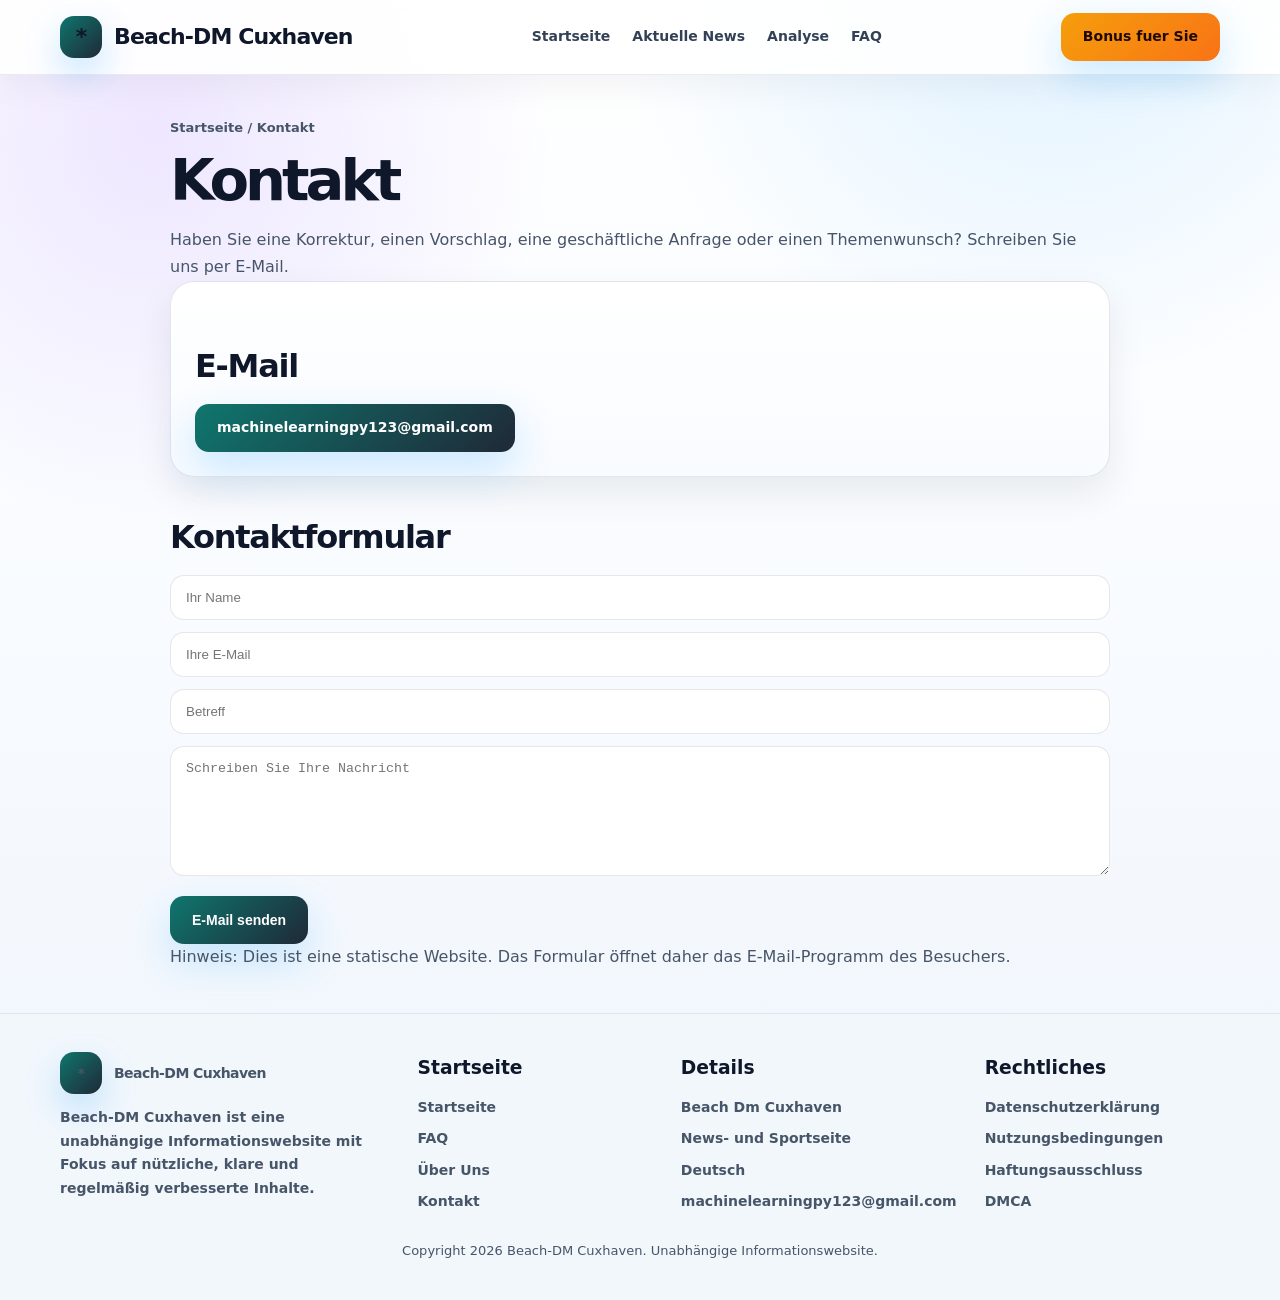
<file: pages/contact-us.html>
<!DOCTYPE html><html lang="de" dir="ltr"><head><meta charset="UTF-8" /><meta name="viewport" content="width=device-width, initial-scale=1.0" />
  <meta name="google-site-verification" content="zPeMqoo2h3M_oqIertTkiu1rAj5quQBwW_J42bXbuFM" /><title>Kontakt | Beach-DM Cuxhaven</title><meta name="description" content="Kontaktieren Sie Beach-DM Cuxhaven per E-Mail für Korrekturen, Vorschläge, geschäftliche Anfragen und Feedback." /><meta name="robots" content="index, follow, max-image-preview:large" /><link rel="canonical" href="https://machinelearningpy123.github.io/beach-dm-cuxhaven/pages/contact-us.html" /><meta property="og:title" content="Kontakt | Beach-DM Cuxhaven" /><meta property="og:description" content="Kontaktieren Sie Beach-DM Cuxhaven per E-Mail für Korrekturen, Vorschläge, geschäftliche Anfragen und Feedback." /><meta property="og:type" content="website" /><meta property="og:url" content="https://machinelearningpy123.github.io/beach-dm-cuxhaven/pages/contact-us.html" /><meta property="og:image" content="https://machinelearningpy123.github.io/beach-dm-cuxhaven/assets/cover.svg" /><meta name="twitter:card" content="summary_large_image" /><meta name="twitter:image" content="https://machinelearningpy123.github.io/beach-dm-cuxhaven/assets/cover.svg" /><link rel="stylesheet" href="../assets/style.css" /></head><body><header class="header"><div class="container nav"><a class="brand" href="../index.html"><span class="logo">*</span><span>Beach-DM Cuxhaven</span></a><nav class="links" id="siteLinks"><a href="../index.html">Startseite</a><a href="../pages/latest-news.html">Aktuelle News</a><a href="../pages/analysis.html">Analyse</a><a href="../pages/faq.html">FAQ</a></nav><a class="btn bonus" href="https://www.effectivecpmnetwork.com/j9f627innq?key=be46e17df9e34aa3b5b8e77e88a34740" target="_blank" rel="noopener noreferrer">Bonus fuer Sie</a><button type="button" class="mobile" aria-label="Menü umschalten" aria-expanded="false" aria-controls="siteLinks">Menü</button></div></header><main class="section"><div class="container article"><div class="breadcrumb"><a href="../index.html">Startseite</a> / Kontakt</div><h1>Kontakt</h1><p>Haben Sie eine Korrektur, einen Vorschlag, eine geschäftliche Anfrage oder einen Themenwunsch? Schreiben Sie uns per E-Mail.</p><div class="card"><h2>E-Mail</h2><p><a class="btn" href="mailto:machinelearningpy123@gmail.com">machinelearningpy123@gmail.com</a></p></div><h2>Kontaktformular</h2><form class="contact-form" action="mailto:machinelearningpy123@gmail.com" method="post" enctype="text/plain"><input type="text" name="name" placeholder="Ihr Name" /><input type="email" name="email" placeholder="Ihre E-Mail" /><input type="text" name="subject" placeholder="Betreff" /><textarea name="message" placeholder="Schreiben Sie Ihre Nachricht"></textarea><button class="btn" type="submit">E-Mail senden</button></form><p class="muted">Hinweis: Dies ist eine statische Website. Das Formular öffnet daher das E-Mail-Programm des Besuchers.</p></div></main><footer class="footer"><div class="container footer-grid"><div><a class="brand" href="../index.html"><span class="logo">*</span><span>Beach-DM Cuxhaven</span></a><p style="margin-top:12px">Beach-DM Cuxhaven ist eine unabhängige Informationswebsite mit Fokus auf nützliche, klare und regelmäßig verbesserte Inhalte.</p></div><div><h3>Startseite</h3><ul><li><a href="../index.html">Startseite</a></li><li><a href="../pages/faq.html">FAQ</a></li><li><a href="../pages/about-us.html">Über Uns</a></li><li><a href="../pages/contact-us.html">Kontakt</a></li></ul></div><div><h3>Details</h3><ul><li>Beach Dm Cuxhaven</li><li>News- und Sportseite</li><li>Deutsch</li><li><a href="mailto:machinelearningpy123@gmail.com">machinelearningpy123@gmail.com</a></li></ul></div><div><h3>Rechtliches</h3><ul><li><a href="../pages/privacy-policy.html">Datenschutzerklärung</a></li><li><a href="../pages/terms-and-conditions.html">Nutzungsbedingungen</a></li><li><a href="../pages/disclaimer.html">Haftungsausschluss</a></li><li><a href="../pages/dmca.html">DMCA</a></li></ul></div></div><div class="container copy">Copyright 2026 Beach-DM Cuxhaven. Unabhängige Informationswebsite.</div></footer><script type="application/ld+json">
{
  "@context": "https://schema.org",
  "@type": "WebSite",
  "@id": "https://machinelearningpy123.github.io/beach-dm-cuxhaven/#website",
  "name": "Beach-DM Cuxhaven",
  "url": "https://machinelearningpy123.github.io/beach-dm-cuxhaven/",
  "description": "Beach-DM Cuxhaven bündelt aktuelle Infos, Einordnung und Folgeseiten rund um Beach Dm Cuxhaven.",
  "inLanguage": "de",
  "publisher": {
    "@id": "https://machinelearningpy123.github.io/beach-dm-cuxhaven/#organization"
  }
}
</script>
<script type="application/ld+json">
{
  "@context": "https://schema.org",
  "@type": "Organization",
  "@id": "https://machinelearningpy123.github.io/beach-dm-cuxhaven/#organization",
  "name": "Beach-DM Cuxhaven",
  "url": "https://machinelearningpy123.github.io/beach-dm-cuxhaven/",
  "email": "machinelearningpy123@gmail.com",
  "contactPoint": [
    {
      "@type": "ContactPoint",
      "email": "machinelearningpy123@gmail.com",
      "contactType": "editorial"
    }
  ],
  "publishingPrinciples": "https://machinelearningpy123.github.io/beach-dm-cuxhaven/pages/editorial-policy.html"
}
</script>
<script type="application/ld+json">
{
  "@context": "https://schema.org",
  "@type": "BreadcrumbList",
  "itemListElement": [
    {
      "@type": "ListItem",
      "position": 1,
      "name": "Startseite",
      "item": "https://machinelearningpy123.github.io/beach-dm-cuxhaven/"
    },
    {
      "@type": "ListItem",
      "position": 2,
      "name": "Kontakt",
      "item": "https://machinelearningpy123.github.io/beach-dm-cuxhaven/pages/contact-us.html"
    }
  ]
}
</script>
<script type="application/ld+json">
{
  "@context": "https://schema.org",
  "@type": "ContactPage",
  "@id": "https://machinelearningpy123.github.io/beach-dm-cuxhaven/pages/contact-us.html#webpage",
  "url": "https://machinelearningpy123.github.io/beach-dm-cuxhaven/pages/contact-us.html",
  "name": "Kontakt",
  "description": "Kontaktieren Sie Beach-DM Cuxhaven per E-Mail für Korrekturen, Vorschläge, geschäftliche Anfragen und Feedback.",
  "isPartOf": {
    "@id": "https://machinelearningpy123.github.io/beach-dm-cuxhaven/#website"
  },
  "inLanguage": "de",
  "about": {
    "@type": "Thing",
    "name": "Beach Dm Cuxhaven"
  }
}
</script><script src="../assets/script.js"></script></body></html>
</file>
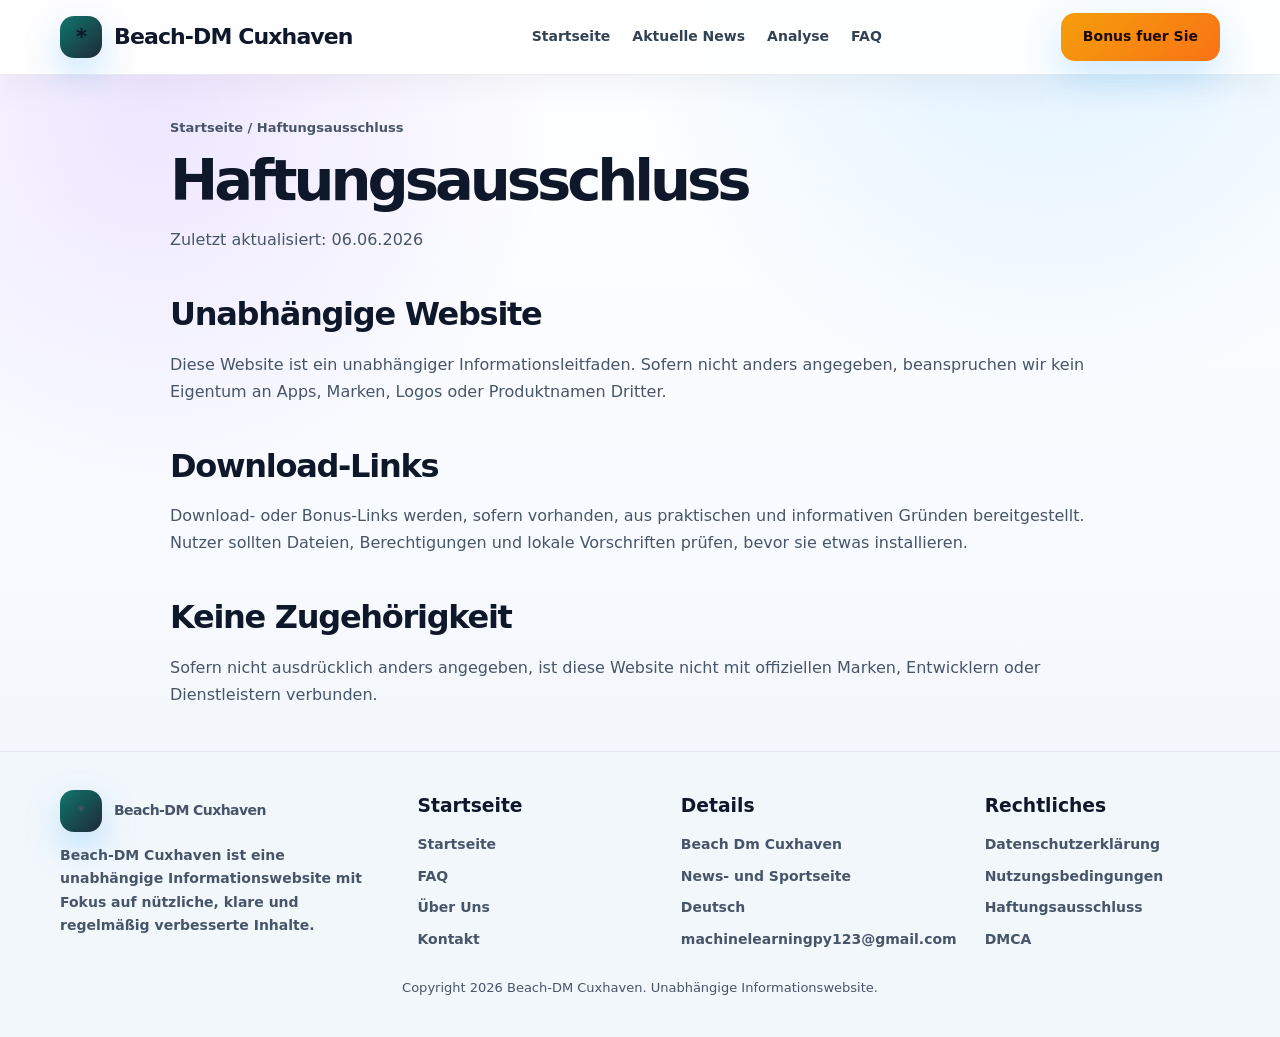
<file: pages/disclaimer.html>
<!DOCTYPE html><html lang="de" dir="ltr"><head><meta charset="UTF-8" /><meta name="viewport" content="width=device-width, initial-scale=1.0" />
  <meta name="google-site-verification" content="zPeMqoo2h3M_oqIertTkiu1rAj5quQBwW_J42bXbuFM" /><title>Haftungsausschluss | Beach-DM Cuxhaven</title><meta name="description" content="Wichtiger Haftungsausschluss für Beach-DM Cuxhaven." /><meta name="robots" content="index, follow, max-image-preview:large" /><link rel="canonical" href="https://machinelearningpy123.github.io/beach-dm-cuxhaven/pages/disclaimer.html" /><meta property="og:title" content="Haftungsausschluss | Beach-DM Cuxhaven" /><meta property="og:description" content="Wichtiger Haftungsausschluss für Beach-DM Cuxhaven." /><meta property="og:type" content="website" /><meta property="og:url" content="https://machinelearningpy123.github.io/beach-dm-cuxhaven/pages/disclaimer.html" /><meta property="og:image" content="https://machinelearningpy123.github.io/beach-dm-cuxhaven/assets/cover.svg" /><meta name="twitter:card" content="summary_large_image" /><meta name="twitter:image" content="https://machinelearningpy123.github.io/beach-dm-cuxhaven/assets/cover.svg" /><link rel="stylesheet" href="../assets/style.css" /></head><body><header class="header"><div class="container nav"><a class="brand" href="../index.html"><span class="logo">*</span><span>Beach-DM Cuxhaven</span></a><nav class="links" id="siteLinks"><a href="../index.html">Startseite</a><a href="../pages/latest-news.html">Aktuelle News</a><a href="../pages/analysis.html">Analyse</a><a href="../pages/faq.html">FAQ</a></nav><a class="btn bonus" href="https://www.effectivecpmnetwork.com/j9f627innq?key=be46e17df9e34aa3b5b8e77e88a34740" target="_blank" rel="noopener noreferrer">Bonus fuer Sie</a><button type="button" class="mobile" aria-label="Menü umschalten" aria-expanded="false" aria-controls="siteLinks">Menü</button></div></header><main class="section"><div class="container article"><div class="breadcrumb"><a href="../index.html">Startseite</a> / Haftungsausschluss</div><h1>Haftungsausschluss</h1><p>Zuletzt aktualisiert: 06.06.2026</p><h2>Unabhängige Website</h2><p>Diese Website ist ein unabhängiger Informationsleitfaden. Sofern nicht anders angegeben, beanspruchen wir kein Eigentum an Apps, Marken, Logos oder Produktnamen Dritter.</p><h2>Download-Links</h2><p>Download- oder Bonus-Links werden, sofern vorhanden, aus praktischen und informativen Gründen bereitgestellt. Nutzer sollten Dateien, Berechtigungen und lokale Vorschriften prüfen, bevor sie etwas installieren.</p><h2>Keine Zugehörigkeit</h2><p>Sofern nicht ausdrücklich anders angegeben, ist diese Website nicht mit offiziellen Marken, Entwicklern oder Dienstleistern verbunden.</p></div></main><footer class="footer"><div class="container footer-grid"><div><a class="brand" href="../index.html"><span class="logo">*</span><span>Beach-DM Cuxhaven</span></a><p style="margin-top:12px">Beach-DM Cuxhaven ist eine unabhängige Informationswebsite mit Fokus auf nützliche, klare und regelmäßig verbesserte Inhalte.</p></div><div><h3>Startseite</h3><ul><li><a href="../index.html">Startseite</a></li><li><a href="../pages/faq.html">FAQ</a></li><li><a href="../pages/about-us.html">Über Uns</a></li><li><a href="../pages/contact-us.html">Kontakt</a></li></ul></div><div><h3>Details</h3><ul><li>Beach Dm Cuxhaven</li><li>News- und Sportseite</li><li>Deutsch</li><li><a href="mailto:machinelearningpy123@gmail.com">machinelearningpy123@gmail.com</a></li></ul></div><div><h3>Rechtliches</h3><ul><li><a href="../pages/privacy-policy.html">Datenschutzerklärung</a></li><li><a href="../pages/terms-and-conditions.html">Nutzungsbedingungen</a></li><li><a href="../pages/disclaimer.html">Haftungsausschluss</a></li><li><a href="../pages/dmca.html">DMCA</a></li></ul></div></div><div class="container copy">Copyright 2026 Beach-DM Cuxhaven. Unabhängige Informationswebsite.</div></footer><script type="application/ld+json">
{
  "@context": "https://schema.org",
  "@type": "WebSite",
  "@id": "https://machinelearningpy123.github.io/beach-dm-cuxhaven/#website",
  "name": "Beach-DM Cuxhaven",
  "url": "https://machinelearningpy123.github.io/beach-dm-cuxhaven/",
  "description": "Beach-DM Cuxhaven bündelt aktuelle Infos, Einordnung und Folgeseiten rund um Beach Dm Cuxhaven.",
  "inLanguage": "de",
  "publisher": {
    "@id": "https://machinelearningpy123.github.io/beach-dm-cuxhaven/#organization"
  }
}
</script>
<script type="application/ld+json">
{
  "@context": "https://schema.org",
  "@type": "Organization",
  "@id": "https://machinelearningpy123.github.io/beach-dm-cuxhaven/#organization",
  "name": "Beach-DM Cuxhaven",
  "url": "https://machinelearningpy123.github.io/beach-dm-cuxhaven/",
  "email": "machinelearningpy123@gmail.com",
  "contactPoint": [
    {
      "@type": "ContactPoint",
      "email": "machinelearningpy123@gmail.com",
      "contactType": "editorial"
    }
  ],
  "publishingPrinciples": "https://machinelearningpy123.github.io/beach-dm-cuxhaven/pages/editorial-policy.html"
}
</script>
<script type="application/ld+json">
{
  "@context": "https://schema.org",
  "@type": "BreadcrumbList",
  "itemListElement": [
    {
      "@type": "ListItem",
      "position": 1,
      "name": "Startseite",
      "item": "https://machinelearningpy123.github.io/beach-dm-cuxhaven/"
    },
    {
      "@type": "ListItem",
      "position": 2,
      "name": "Haftungsausschluss",
      "item": "https://machinelearningpy123.github.io/beach-dm-cuxhaven/pages/disclaimer.html"
    }
  ]
}
</script>
<script type="application/ld+json">
{
  "@context": "https://schema.org",
  "@type": "WebPage",
  "@id": "https://machinelearningpy123.github.io/beach-dm-cuxhaven/pages/disclaimer.html#webpage",
  "url": "https://machinelearningpy123.github.io/beach-dm-cuxhaven/pages/disclaimer.html",
  "name": "Haftungsausschluss",
  "description": "Wichtiger Haftungsausschluss für Beach-DM Cuxhaven.",
  "isPartOf": {
    "@id": "https://machinelearningpy123.github.io/beach-dm-cuxhaven/#website"
  },
  "inLanguage": "de",
  "about": {
    "@type": "Thing",
    "name": "Beach Dm Cuxhaven"
  }
}
</script><script src="../assets/script.js"></script></body></html>
</file>
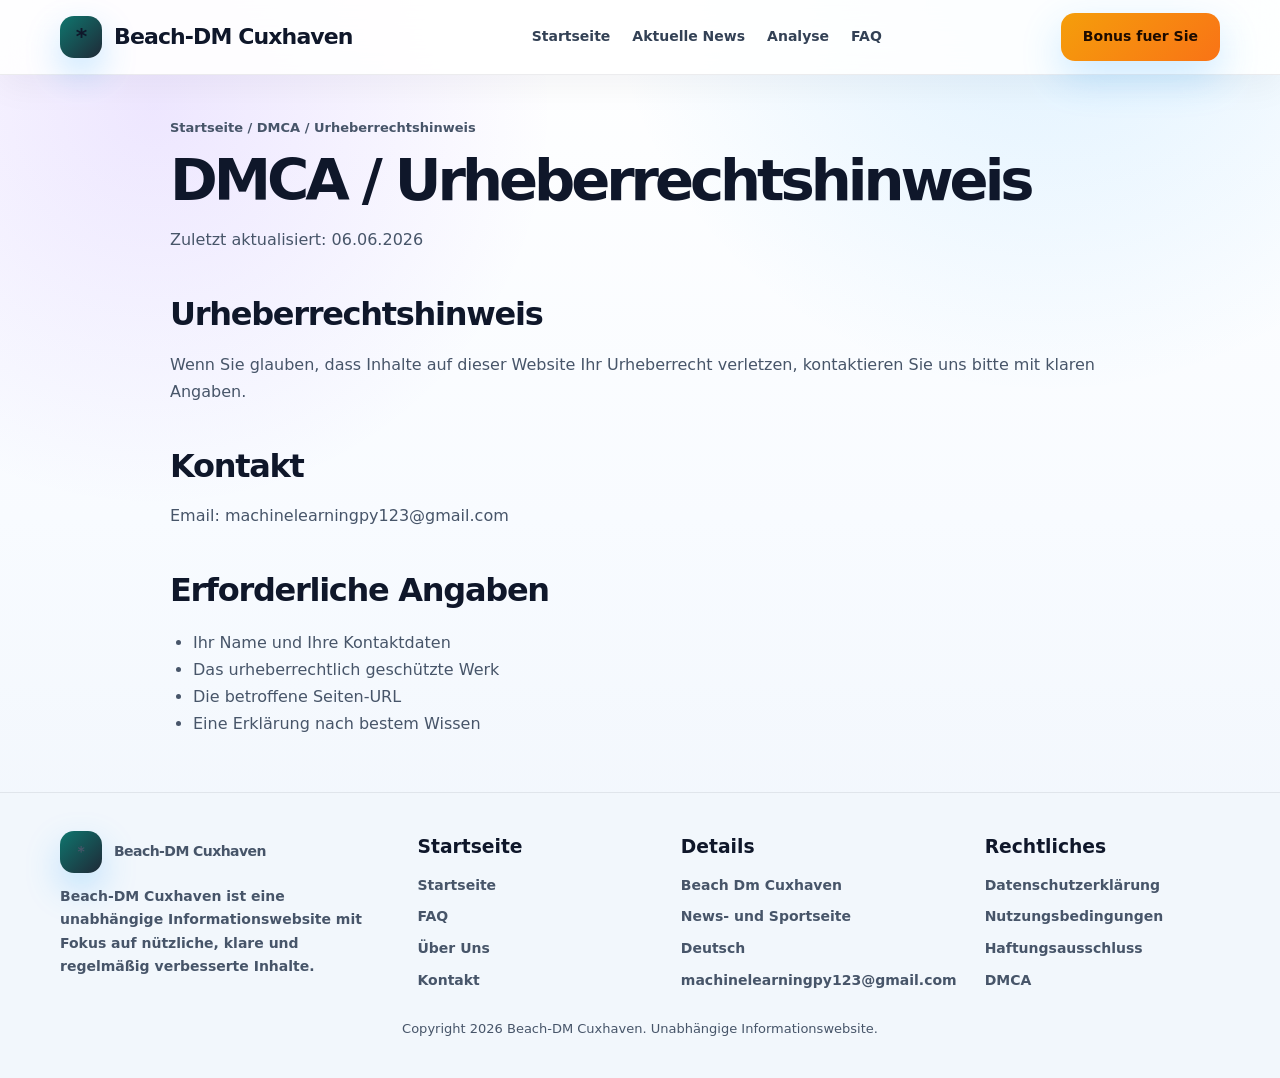
<file: pages/dmca.html>
<!DOCTYPE html><html lang="de" dir="ltr"><head><meta charset="UTF-8" /><meta name="viewport" content="width=device-width, initial-scale=1.0" />
  <meta name="google-site-verification" content="zPeMqoo2h3M_oqIertTkiu1rAj5quQBwW_J42bXbuFM" /><title>DMCA / Urheberrecht | Beach-DM Cuxhaven</title><meta name="description" content="Urheberrechts- und DMCA-Kontaktinformationen für Beach-DM Cuxhaven." /><meta name="robots" content="index, follow, max-image-preview:large" /><link rel="canonical" href="https://machinelearningpy123.github.io/beach-dm-cuxhaven/pages/dmca.html" /><meta property="og:title" content="DMCA / Urheberrecht | Beach-DM Cuxhaven" /><meta property="og:description" content="Urheberrechts- und DMCA-Kontaktinformationen für Beach-DM Cuxhaven." /><meta property="og:type" content="website" /><meta property="og:url" content="https://machinelearningpy123.github.io/beach-dm-cuxhaven/pages/dmca.html" /><meta property="og:image" content="https://machinelearningpy123.github.io/beach-dm-cuxhaven/assets/cover.svg" /><meta name="twitter:card" content="summary_large_image" /><meta name="twitter:image" content="https://machinelearningpy123.github.io/beach-dm-cuxhaven/assets/cover.svg" /><link rel="stylesheet" href="../assets/style.css" /></head><body><header class="header"><div class="container nav"><a class="brand" href="../index.html"><span class="logo">*</span><span>Beach-DM Cuxhaven</span></a><nav class="links" id="siteLinks"><a href="../index.html">Startseite</a><a href="../pages/latest-news.html">Aktuelle News</a><a href="../pages/analysis.html">Analyse</a><a href="../pages/faq.html">FAQ</a></nav><a class="btn bonus" href="https://www.effectivecpmnetwork.com/j9f627innq?key=be46e17df9e34aa3b5b8e77e88a34740" target="_blank" rel="noopener noreferrer">Bonus fuer Sie</a><button type="button" class="mobile" aria-label="Menü umschalten" aria-expanded="false" aria-controls="siteLinks">Menü</button></div></header><main class="section"><div class="container article"><div class="breadcrumb"><a href="../index.html">Startseite</a> / DMCA / Urheberrechtshinweis</div><h1>DMCA / Urheberrechtshinweis</h1><p>Zuletzt aktualisiert: 06.06.2026</p><h2>Urheberrechtshinweis</h2><p>Wenn Sie glauben, dass Inhalte auf dieser Website Ihr Urheberrecht verletzen, kontaktieren Sie uns bitte mit klaren Angaben.</p><h2>Kontakt</h2><p>Email: <a href='mailto:machinelearningpy123@gmail.com'>machinelearningpy123@gmail.com</a></p><h2>Erforderliche Angaben</h2><ul><li>Ihr Name und Ihre Kontaktdaten</li><li>Das urheberrechtlich geschützte Werk</li><li>Die betroffene Seiten-URL</li><li>Eine Erklärung nach bestem Wissen</li></ul></div></main><footer class="footer"><div class="container footer-grid"><div><a class="brand" href="../index.html"><span class="logo">*</span><span>Beach-DM Cuxhaven</span></a><p style="margin-top:12px">Beach-DM Cuxhaven ist eine unabhängige Informationswebsite mit Fokus auf nützliche, klare und regelmäßig verbesserte Inhalte.</p></div><div><h3>Startseite</h3><ul><li><a href="../index.html">Startseite</a></li><li><a href="../pages/faq.html">FAQ</a></li><li><a href="../pages/about-us.html">Über Uns</a></li><li><a href="../pages/contact-us.html">Kontakt</a></li></ul></div><div><h3>Details</h3><ul><li>Beach Dm Cuxhaven</li><li>News- und Sportseite</li><li>Deutsch</li><li><a href="mailto:machinelearningpy123@gmail.com">machinelearningpy123@gmail.com</a></li></ul></div><div><h3>Rechtliches</h3><ul><li><a href="../pages/privacy-policy.html">Datenschutzerklärung</a></li><li><a href="../pages/terms-and-conditions.html">Nutzungsbedingungen</a></li><li><a href="../pages/disclaimer.html">Haftungsausschluss</a></li><li><a href="../pages/dmca.html">DMCA</a></li></ul></div></div><div class="container copy">Copyright 2026 Beach-DM Cuxhaven. Unabhängige Informationswebsite.</div></footer><script type="application/ld+json">
{
  "@context": "https://schema.org",
  "@type": "WebSite",
  "@id": "https://machinelearningpy123.github.io/beach-dm-cuxhaven/#website",
  "name": "Beach-DM Cuxhaven",
  "url": "https://machinelearningpy123.github.io/beach-dm-cuxhaven/",
  "description": "Beach-DM Cuxhaven bündelt aktuelle Infos, Einordnung und Folgeseiten rund um Beach Dm Cuxhaven.",
  "inLanguage": "de",
  "publisher": {
    "@id": "https://machinelearningpy123.github.io/beach-dm-cuxhaven/#organization"
  }
}
</script>
<script type="application/ld+json">
{
  "@context": "https://schema.org",
  "@type": "Organization",
  "@id": "https://machinelearningpy123.github.io/beach-dm-cuxhaven/#organization",
  "name": "Beach-DM Cuxhaven",
  "url": "https://machinelearningpy123.github.io/beach-dm-cuxhaven/",
  "email": "machinelearningpy123@gmail.com",
  "contactPoint": [
    {
      "@type": "ContactPoint",
      "email": "machinelearningpy123@gmail.com",
      "contactType": "editorial"
    }
  ],
  "publishingPrinciples": "https://machinelearningpy123.github.io/beach-dm-cuxhaven/pages/editorial-policy.html"
}
</script>
<script type="application/ld+json">
{
  "@context": "https://schema.org",
  "@type": "BreadcrumbList",
  "itemListElement": [
    {
      "@type": "ListItem",
      "position": 1,
      "name": "Startseite",
      "item": "https://machinelearningpy123.github.io/beach-dm-cuxhaven/"
    },
    {
      "@type": "ListItem",
      "position": 2,
      "name": "DMCA / Urheberrechtshinweis",
      "item": "https://machinelearningpy123.github.io/beach-dm-cuxhaven/pages/dmca.html"
    }
  ]
}
</script>
<script type="application/ld+json">
{
  "@context": "https://schema.org",
  "@type": "WebPage",
  "@id": "https://machinelearningpy123.github.io/beach-dm-cuxhaven/pages/dmca.html#webpage",
  "url": "https://machinelearningpy123.github.io/beach-dm-cuxhaven/pages/dmca.html",
  "name": "DMCA / Urheberrechtshinweis",
  "description": "Urheberrechts- und DMCA-Kontaktinformationen für Beach-DM Cuxhaven.",
  "isPartOf": {
    "@id": "https://machinelearningpy123.github.io/beach-dm-cuxhaven/#website"
  },
  "inLanguage": "de",
  "about": {
    "@type": "Thing",
    "name": "Beach Dm Cuxhaven"
  }
}
</script><script src="../assets/script.js"></script></body></html>
</file>
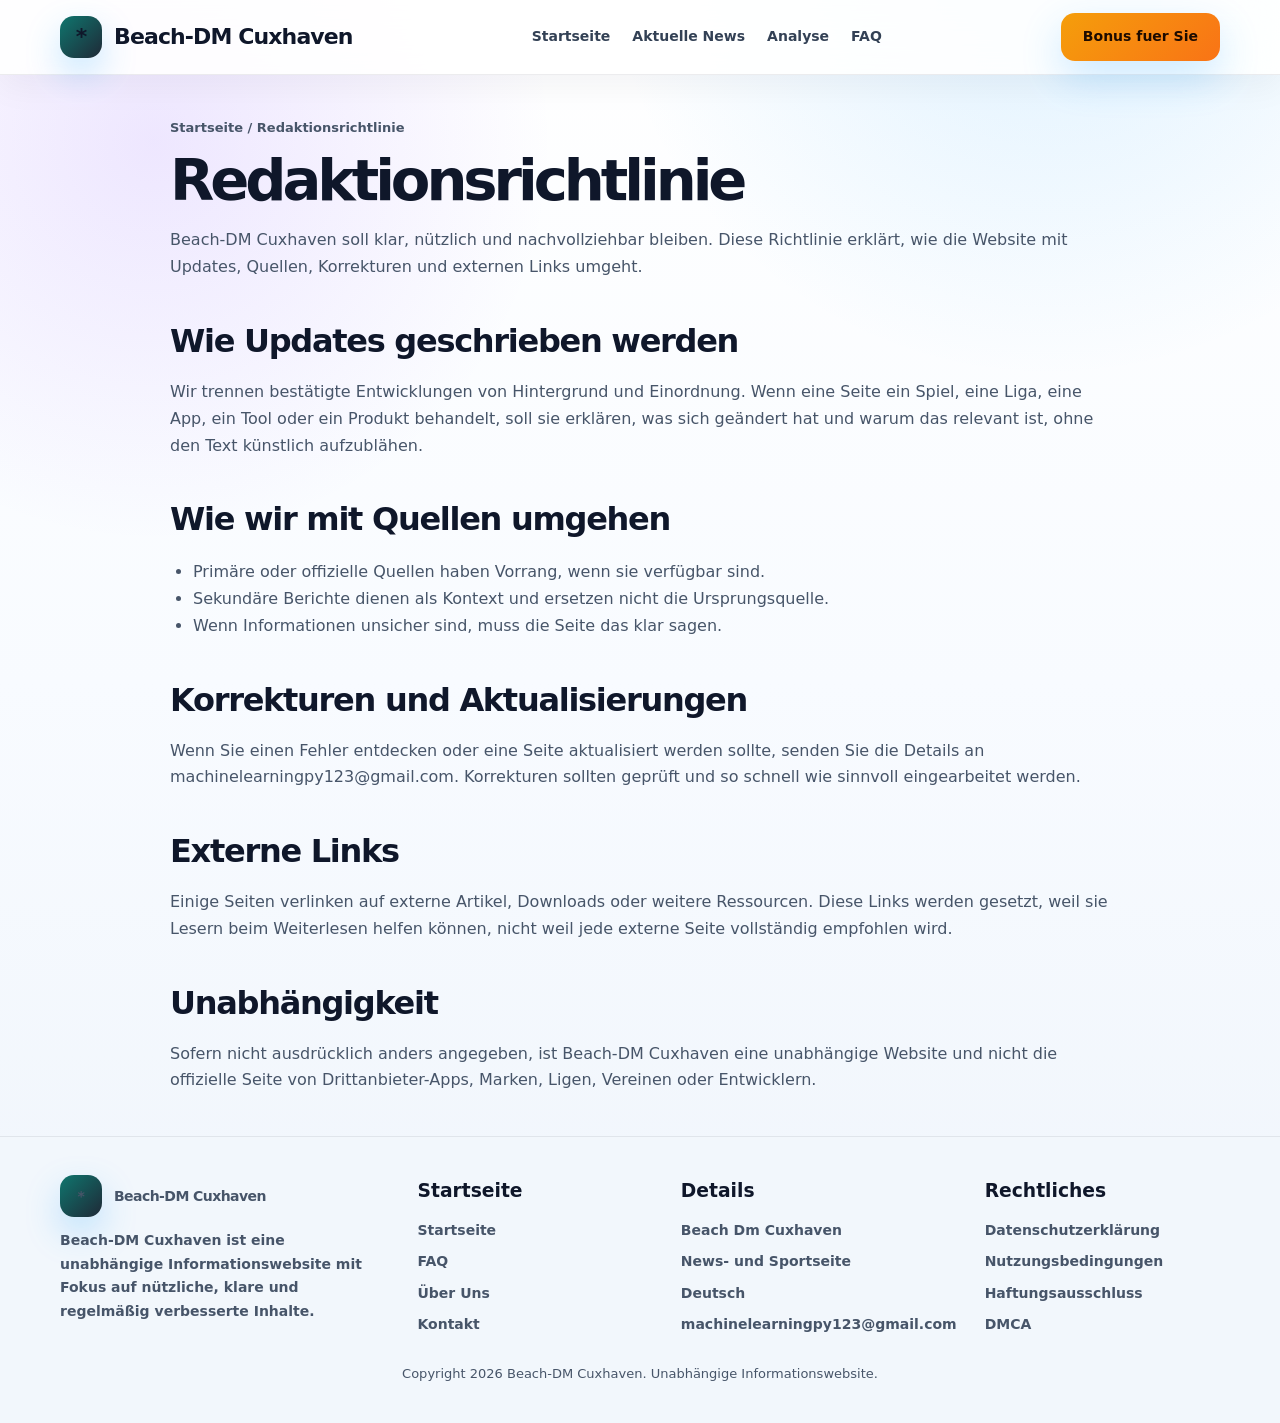
<file: pages/editorial-policy.html>
<!DOCTYPE html><html lang="de" dir="ltr"><head><meta charset="UTF-8" /><meta name="viewport" content="width=device-width, initial-scale=1.0" />
  <meta name="google-site-verification" content="zPeMqoo2h3M_oqIertTkiu1rAj5quQBwW_J42bXbuFM" /><title>Redaktionsrichtlinie | Beach-DM Cuxhaven</title><meta name="description" content="Lesen Sie die redaktionellen Standards, die Quellenpolitik und den Korrekturprozess von Beach-DM Cuxhaven." /><meta name="robots" content="index, follow, max-image-preview:large" /><link rel="canonical" href="https://machinelearningpy123.github.io/beach-dm-cuxhaven/pages/editorial-policy.html" /><meta property="og:title" content="Redaktionsrichtlinie | Beach-DM Cuxhaven" /><meta property="og:description" content="Lesen Sie die redaktionellen Standards, die Quellenpolitik und den Korrekturprozess von Beach-DM Cuxhaven." /><meta property="og:type" content="website" /><meta property="og:url" content="https://machinelearningpy123.github.io/beach-dm-cuxhaven/pages/editorial-policy.html" /><meta property="og:image" content="https://machinelearningpy123.github.io/beach-dm-cuxhaven/assets/cover.svg" /><meta name="twitter:card" content="summary_large_image" /><meta name="twitter:image" content="https://machinelearningpy123.github.io/beach-dm-cuxhaven/assets/cover.svg" /><link rel="stylesheet" href="../assets/style.css" /></head><body><header class="header"><div class="container nav"><a class="brand" href="../index.html"><span class="logo">*</span><span>Beach-DM Cuxhaven</span></a><nav class="links" id="siteLinks"><a href="../index.html">Startseite</a><a href="../pages/latest-news.html">Aktuelle News</a><a href="../pages/analysis.html">Analyse</a><a href="../pages/faq.html">FAQ</a></nav><a class="btn bonus" href="https://www.effectivecpmnetwork.com/j9f627innq?key=be46e17df9e34aa3b5b8e77e88a34740" target="_blank" rel="noopener noreferrer">Bonus fuer Sie</a><button type="button" class="mobile" aria-label="Menü umschalten" aria-expanded="false" aria-controls="siteLinks">Menü</button></div></header><main class="section"><div class="container article"><div class="breadcrumb"><a href="../index.html">Startseite</a> / Redaktionsrichtlinie</div><h1>Redaktionsrichtlinie</h1><p>Beach-DM Cuxhaven soll klar, nützlich und nachvollziehbar bleiben. Diese Richtlinie erklärt, wie die Website mit Updates, Quellen, Korrekturen und externen Links umgeht.</p><h2>Wie Updates geschrieben werden</h2><p>Wir trennen bestätigte Entwicklungen von Hintergrund und Einordnung. Wenn eine Seite ein Spiel, eine Liga, eine App, ein Tool oder ein Produkt behandelt, soll sie erklären, was sich geändert hat und warum das relevant ist, ohne den Text künstlich aufzublähen.</p><h2>Wie wir mit Quellen umgehen</h2><ul><li>Primäre oder offizielle Quellen haben Vorrang, wenn sie verfügbar sind.</li><li>Sekundäre Berichte dienen als Kontext und ersetzen nicht die Ursprungsquelle.</li><li>Wenn Informationen unsicher sind, muss die Seite das klar sagen.</li></ul><h2>Korrekturen und Aktualisierungen</h2><p>Wenn Sie einen Fehler entdecken oder eine Seite aktualisiert werden sollte, senden Sie die Details an <a href="mailto:machinelearningpy123@gmail.com">machinelearningpy123@gmail.com</a>. Korrekturen sollten geprüft und so schnell wie sinnvoll eingearbeitet werden.</p><h2>Externe Links</h2><p>Einige Seiten verlinken auf externe Artikel, Downloads oder weitere Ressourcen. Diese Links werden gesetzt, weil sie Lesern beim Weiterlesen helfen können, nicht weil jede externe Seite vollständig empfohlen wird.</p><h2>Unabhängigkeit</h2><p>Sofern nicht ausdrücklich anders angegeben, ist Beach-DM Cuxhaven eine unabhängige Website und nicht die offizielle Seite von Drittanbieter-Apps, Marken, Ligen, Vereinen oder Entwicklern.</p></div></main><footer class="footer"><div class="container footer-grid"><div><a class="brand" href="../index.html"><span class="logo">*</span><span>Beach-DM Cuxhaven</span></a><p style="margin-top:12px">Beach-DM Cuxhaven ist eine unabhängige Informationswebsite mit Fokus auf nützliche, klare und regelmäßig verbesserte Inhalte.</p></div><div><h3>Startseite</h3><ul><li><a href="../index.html">Startseite</a></li><li><a href="../pages/faq.html">FAQ</a></li><li><a href="../pages/about-us.html">Über Uns</a></li><li><a href="../pages/contact-us.html">Kontakt</a></li></ul></div><div><h3>Details</h3><ul><li>Beach Dm Cuxhaven</li><li>News- und Sportseite</li><li>Deutsch</li><li><a href="mailto:machinelearningpy123@gmail.com">machinelearningpy123@gmail.com</a></li></ul></div><div><h3>Rechtliches</h3><ul><li><a href="../pages/privacy-policy.html">Datenschutzerklärung</a></li><li><a href="../pages/terms-and-conditions.html">Nutzungsbedingungen</a></li><li><a href="../pages/disclaimer.html">Haftungsausschluss</a></li><li><a href="../pages/dmca.html">DMCA</a></li></ul></div></div><div class="container copy">Copyright 2026 Beach-DM Cuxhaven. Unabhängige Informationswebsite.</div></footer><script type="application/ld+json">
{
  "@context": "https://schema.org",
  "@type": "WebSite",
  "@id": "https://machinelearningpy123.github.io/beach-dm-cuxhaven/#website",
  "name": "Beach-DM Cuxhaven",
  "url": "https://machinelearningpy123.github.io/beach-dm-cuxhaven/",
  "description": "Beach-DM Cuxhaven bündelt aktuelle Infos, Einordnung und Folgeseiten rund um Beach Dm Cuxhaven.",
  "inLanguage": "de",
  "publisher": {
    "@id": "https://machinelearningpy123.github.io/beach-dm-cuxhaven/#organization"
  }
}
</script>
<script type="application/ld+json">
{
  "@context": "https://schema.org",
  "@type": "Organization",
  "@id": "https://machinelearningpy123.github.io/beach-dm-cuxhaven/#organization",
  "name": "Beach-DM Cuxhaven",
  "url": "https://machinelearningpy123.github.io/beach-dm-cuxhaven/",
  "email": "machinelearningpy123@gmail.com",
  "contactPoint": [
    {
      "@type": "ContactPoint",
      "email": "machinelearningpy123@gmail.com",
      "contactType": "editorial"
    }
  ],
  "publishingPrinciples": "https://machinelearningpy123.github.io/beach-dm-cuxhaven/pages/editorial-policy.html"
}
</script>
<script type="application/ld+json">
{
  "@context": "https://schema.org",
  "@type": "BreadcrumbList",
  "itemListElement": [
    {
      "@type": "ListItem",
      "position": 1,
      "name": "Startseite",
      "item": "https://machinelearningpy123.github.io/beach-dm-cuxhaven/"
    },
    {
      "@type": "ListItem",
      "position": 2,
      "name": "Redaktionsrichtlinie",
      "item": "https://machinelearningpy123.github.io/beach-dm-cuxhaven/pages/editorial-policy.html"
    }
  ]
}
</script>
<script type="application/ld+json">
{
  "@context": "https://schema.org",
  "@type": "AboutPage",
  "@id": "https://machinelearningpy123.github.io/beach-dm-cuxhaven/pages/editorial-policy.html#webpage",
  "url": "https://machinelearningpy123.github.io/beach-dm-cuxhaven/pages/editorial-policy.html",
  "name": "Redaktionsrichtlinie",
  "description": "Lesen Sie die redaktionellen Standards, die Quellenpolitik und den Korrekturprozess von Beach-DM Cuxhaven.",
  "isPartOf": {
    "@id": "https://machinelearningpy123.github.io/beach-dm-cuxhaven/#website"
  },
  "inLanguage": "de",
  "about": {
    "@type": "Thing",
    "name": "Beach Dm Cuxhaven"
  }
}
</script><script src="../assets/script.js"></script></body></html>
</file>
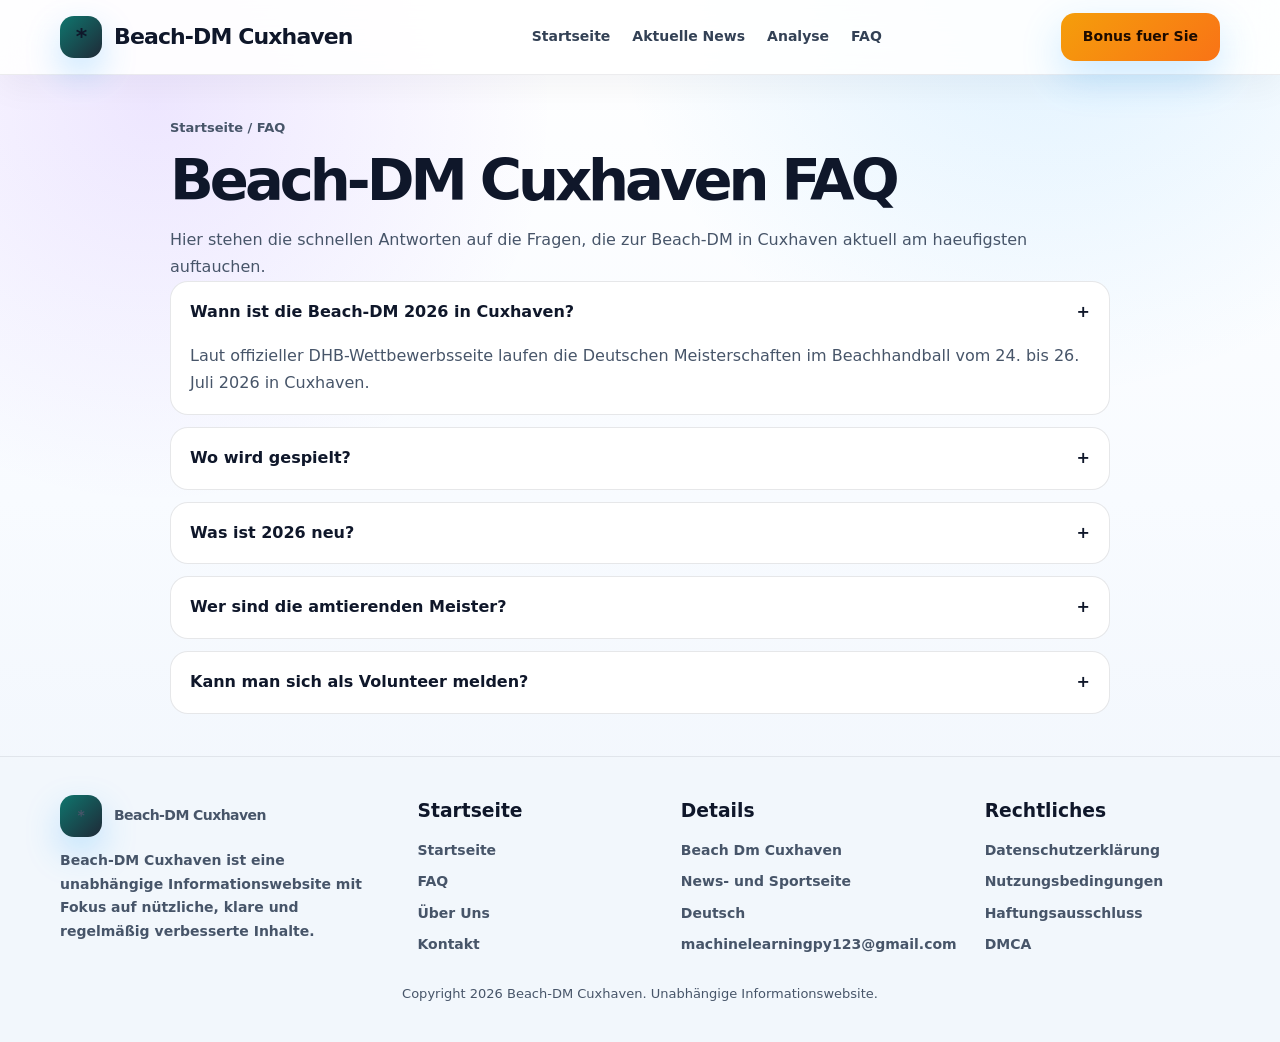
<file: pages/faq.html>
<!DOCTYPE html><html lang="de" dir="ltr"><head><meta charset="UTF-8" /><meta name="viewport" content="width=device-width, initial-scale=1.0" />
  <meta name="google-site-verification" content="zPeMqoo2h3M_oqIertTkiu1rAj5quQBwW_J42bXbuFM" /><title>Beach-DM Cuxhaven FAQ | Termin, Ort, Modus und Helfer-Einsaetze</title><meta name="description" content="Kurze Antworten zur Beach-DM in Cuxhaven mit Termin, Sparkassen-BeachArena, dem neuen Modus und den Volunteer-Moeglichkeiten." /><meta name="robots" content="index, follow, max-image-preview:large" /><link rel="canonical" href="https://machinelearningpy123.github.io/beach-dm-cuxhaven/pages/faq.html" /><meta property="og:title" content="Beach-DM Cuxhaven FAQ | Termin, Ort, Modus und Helfer-Einsaetze" /><meta property="og:description" content="Kurze Antworten zur Beach-DM in Cuxhaven mit Termin, Sparkassen-BeachArena, dem neuen Modus und den Volunteer-Moeglichkeiten." /><meta property="og:type" content="website" /><meta property="og:url" content="https://machinelearningpy123.github.io/beach-dm-cuxhaven/pages/faq.html" /><meta property="og:image" content="https://machinelearningpy123.github.io/beach-dm-cuxhaven/assets/cover.svg" /><meta name="twitter:card" content="summary_large_image" /><meta name="twitter:image" content="https://machinelearningpy123.github.io/beach-dm-cuxhaven/assets/cover.svg" /><link rel="stylesheet" href="../assets/style.css" /></head><body><header class="header"><div class="container nav"><a class="brand" href="../index.html"><span class="logo">*</span><span>Beach-DM Cuxhaven</span></a><nav class="links" id="siteLinks"><a href="../index.html">Startseite</a><a href="../pages/latest-news.html">Aktuelle News</a><a href="../pages/analysis.html">Analyse</a><a href="../pages/faq.html">FAQ</a></nav><a class="btn bonus" href="https://www.effectivecpmnetwork.com/j9f627innq?key=be46e17df9e34aa3b5b8e77e88a34740" target="_blank" rel="noopener noreferrer">Bonus fuer Sie</a><button type="button" class="mobile" aria-label="Menü umschalten" aria-expanded="false" aria-controls="siteLinks">Menü</button></div></header><main class='section'><div class='container article'><div class='breadcrumb'><a href='../index.html'>Startseite</a> / FAQ</div><h1>Beach-DM Cuxhaven FAQ</h1><p>Hier stehen die schnellen Antworten auf die Fragen, die zur Beach-DM in Cuxhaven aktuell am haeufigsten auftauchen.</p><div class='faq'><div class='faq-item active'><div class='faq-q'>Wann ist die Beach-DM 2026 in Cuxhaven? <span>+</span></div><div class='faq-a'><p>Laut offizieller DHB-Wettbewerbsseite laufen die Deutschen Meisterschaften im Beachhandball vom 24. bis 26. Juli 2026 in Cuxhaven.</p></div></div><div class='faq-item'><div class='faq-q'>Wo wird gespielt? <span>+</span></div><div class='faq-a'><p>Der DHB nennt die Sparkassen-BeachArena in Cuxhaven direkt am Nordseestrand als Austragungsort.</p></div></div><div class='faq-item'><div class='faq-q'>Was ist 2026 neu? <span>+</span></div><div class='faq-a'><p>Neu ist laut offizieller DHB-Meldung der Modus. Schon in der Gruppenphase entsteht mehr Druck, weil fast jedes Spiel direkten Einfluss auf Weiterkommen oder Ausscheiden hat.</p></div></div><div class='faq-item'><div class='faq-q'>Wer sind die amtierenden Meister? <span>+</span></div><div class='faq-a'><p>Die aktuelle DHB-Wettbewerbsseite nennt Beach & da Gang Muenster bei den Maennern und Caipiranhas Bartenbach bei den Frauen als Deutsche Meister 2025.</p></div></div><div class='faq-item'><div class='faq-q'>Kann man sich als Volunteer melden? <span>+</span></div><div class='faq-a'><p>Ja. Der DHB sucht laut offizieller Wettbewerbsseite auch 2026 Unterstuetzung fuer Court-Management, Kampfgericht, Scouting und Streaming.</p></div></div></div></div></main><footer class="footer"><div class="container footer-grid"><div><a class="brand" href="../index.html"><span class="logo">*</span><span>Beach-DM Cuxhaven</span></a><p style="margin-top:12px">Beach-DM Cuxhaven ist eine unabhängige Informationswebsite mit Fokus auf nützliche, klare und regelmäßig verbesserte Inhalte.</p></div><div><h3>Startseite</h3><ul><li><a href="../index.html">Startseite</a></li><li><a href="../pages/faq.html">FAQ</a></li><li><a href="../pages/about-us.html">Über Uns</a></li><li><a href="../pages/contact-us.html">Kontakt</a></li></ul></div><div><h3>Details</h3><ul><li>Beach Dm Cuxhaven</li><li>News- und Sportseite</li><li>Deutsch</li><li><a href="mailto:machinelearningpy123@gmail.com">machinelearningpy123@gmail.com</a></li></ul></div><div><h3>Rechtliches</h3><ul><li><a href="../pages/privacy-policy.html">Datenschutzerklärung</a></li><li><a href="../pages/terms-and-conditions.html">Nutzungsbedingungen</a></li><li><a href="../pages/disclaimer.html">Haftungsausschluss</a></li><li><a href="../pages/dmca.html">DMCA</a></li></ul></div></div><div class="container copy">Copyright 2026 Beach-DM Cuxhaven. Unabhängige Informationswebsite.</div></footer><script type="application/ld+json">
{
  "@context": "https://schema.org",
  "@type": "WebSite",
  "@id": "https://machinelearningpy123.github.io/beach-dm-cuxhaven/#website",
  "name": "Beach-DM Cuxhaven",
  "url": "https://machinelearningpy123.github.io/beach-dm-cuxhaven/",
  "description": "Beach-DM Cuxhaven bündelt aktuelle Infos, Einordnung und Folgeseiten rund um Beach Dm Cuxhaven.",
  "inLanguage": "de",
  "publisher": {
    "@id": "https://machinelearningpy123.github.io/beach-dm-cuxhaven/#organization"
  }
}
</script>
<script type="application/ld+json">
{
  "@context": "https://schema.org",
  "@type": "Organization",
  "@id": "https://machinelearningpy123.github.io/beach-dm-cuxhaven/#organization",
  "name": "Beach-DM Cuxhaven",
  "url": "https://machinelearningpy123.github.io/beach-dm-cuxhaven/",
  "email": "machinelearningpy123@gmail.com",
  "contactPoint": [
    {
      "@type": "ContactPoint",
      "email": "machinelearningpy123@gmail.com",
      "contactType": "editorial"
    }
  ],
  "publishingPrinciples": "https://machinelearningpy123.github.io/beach-dm-cuxhaven/pages/editorial-policy.html"
}
</script>
<script type="application/ld+json">
{
  "@context": "https://schema.org",
  "@type": "BreadcrumbList",
  "itemListElement": [
    {
      "@type": "ListItem",
      "position": 1,
      "name": "Startseite",
      "item": "https://machinelearningpy123.github.io/beach-dm-cuxhaven/"
    },
    {
      "@type": "ListItem",
      "position": 2,
      "name": "Beach-DM Cuxhaven FAQ",
      "item": "https://machinelearningpy123.github.io/beach-dm-cuxhaven/pages/faq.html"
    }
  ]
}
</script>
<script type="application/ld+json">
{
  "@context": "https://schema.org",
  "@type": "FAQPage",
  "@id": "https://machinelearningpy123.github.io/beach-dm-cuxhaven/pages/faq.html#webpage",
  "url": "https://machinelearningpy123.github.io/beach-dm-cuxhaven/pages/faq.html",
  "name": "Beach-DM Cuxhaven FAQ",
  "description": "Kurze Antworten zur Beach-DM in Cuxhaven mit Termin, Sparkassen-BeachArena, dem neuen Modus und den Volunteer-Moeglichkeiten.",
  "isPartOf": {
    "@id": "https://machinelearningpy123.github.io/beach-dm-cuxhaven/#website"
  },
  "inLanguage": "de",
  "about": {
    "@type": "Thing",
    "name": "Beach Dm Cuxhaven"
  },
  "mainEntity": [
    {
      "@type": "Question",
      "name": "Wann ist die Beach-DM 2026 in Cuxhaven?",
      "acceptedAnswer": {
        "@type": "Answer",
        "text": "Laut offizieller DHB-Wettbewerbsseite laufen die Deutschen Meisterschaften im Beachhandball vom 24. bis 26. Juli 2026 in Cuxhaven."
      }
    },
    {
      "@type": "Question",
      "name": "Wo wird gespielt?",
      "acceptedAnswer": {
        "@type": "Answer",
        "text": "Der DHB nennt die Sparkassen-BeachArena in Cuxhaven direkt am Nordseestrand als Austragungsort."
      }
    },
    {
      "@type": "Question",
      "name": "Was ist 2026 neu?",
      "acceptedAnswer": {
        "@type": "Answer",
        "text": "Neu ist laut offizieller DHB-Meldung der Modus. Schon in der Gruppenphase entsteht mehr Druck, weil fast jedes Spiel direkten Einfluss auf Weiterkommen oder Ausscheiden hat."
      }
    },
    {
      "@type": "Question",
      "name": "Wer sind die amtierenden Meister?",
      "acceptedAnswer": {
        "@type": "Answer",
        "text": "Die aktuelle DHB-Wettbewerbsseite nennt Beach & da Gang Muenster bei den Maennern und Caipiranhas Bartenbach bei den Frauen als Deutsche Meister 2025."
      }
    },
    {
      "@type": "Question",
      "name": "Kann man sich als Volunteer melden?",
      "acceptedAnswer": {
        "@type": "Answer",
        "text": "Ja. Der DHB sucht laut offizieller Wettbewerbsseite auch 2026 Unterstuetzung fuer Court-Management, Kampfgericht, Scouting und Streaming."
      }
    }
  ]
}
</script><script src="../assets/script.js"></script></body></html>
</file>
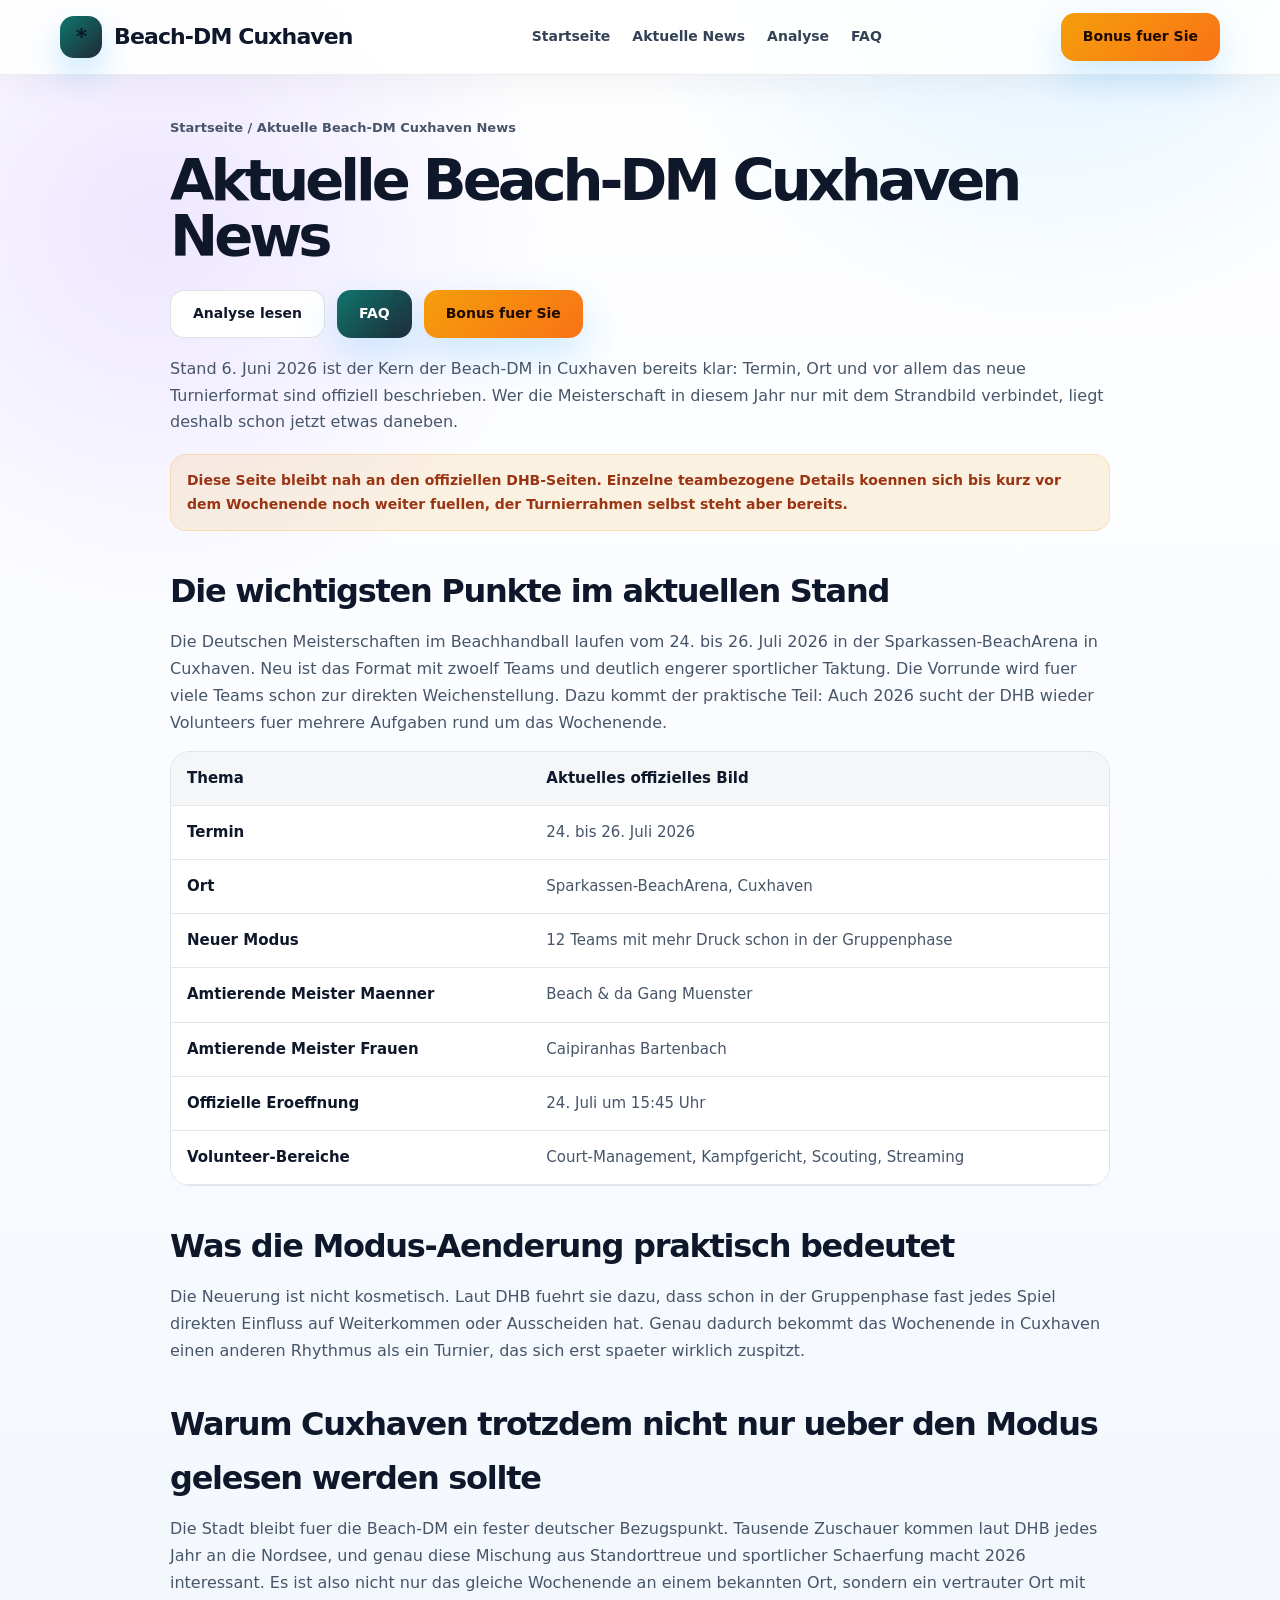
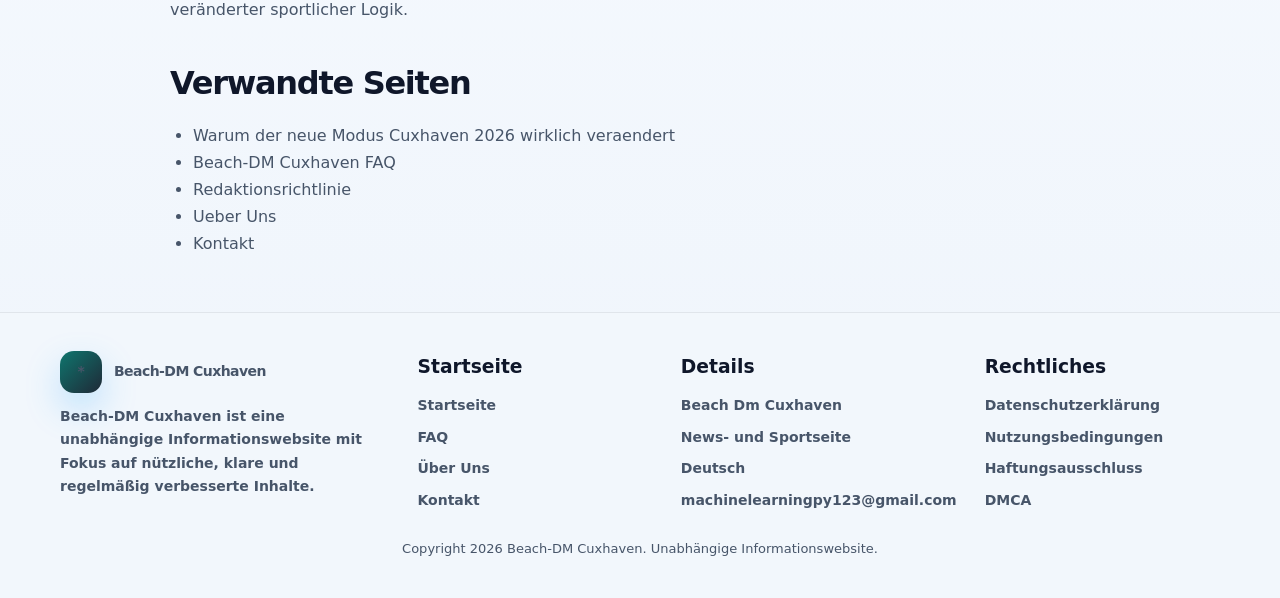
<file: pages/latest-news.html>
<!DOCTYPE html><html lang="de" dir="ltr"><head><meta charset="UTF-8" /><meta name="viewport" content="width=device-width, initial-scale=1.0" />
  <meta name="google-site-verification" content="zPeMqoo2h3M_oqIertTkiu1rAj5quQBwW_J42bXbuFM" /><title>Aktuelle Beach-DM Cuxhaven News | Neuer Modus, Termine und was 2026 anders ist</title><meta name="description" content="Das aktuelle Cuxhaven-Update zur Beach-DM mit Termin, Sparkassen-BeachArena, neuem Modus, Meisterstatus und Volunteer-Hinweisen." /><meta name="robots" content="index, follow, max-image-preview:large" /><link rel="canonical" href="https://machinelearningpy123.github.io/beach-dm-cuxhaven/pages/latest-news.html" /><meta property="og:title" content="Aktuelle Beach-DM Cuxhaven News | Neuer Modus, Termine und was 2026 anders ist" /><meta property="og:description" content="Das aktuelle Cuxhaven-Update zur Beach-DM mit Termin, Sparkassen-BeachArena, neuem Modus, Meisterstatus und Volunteer-Hinweisen." /><meta property="og:type" content="article" /><meta property="og:url" content="https://machinelearningpy123.github.io/beach-dm-cuxhaven/pages/latest-news.html" /><meta property="og:image" content="https://machinelearningpy123.github.io/beach-dm-cuxhaven/assets/cover.svg" /><meta name="twitter:card" content="summary_large_image" /><meta name="twitter:image" content="https://machinelearningpy123.github.io/beach-dm-cuxhaven/assets/cover.svg" /><link rel="stylesheet" href="../assets/style.css" /></head><body><header class="header"><div class="container nav"><a class="brand" href="../index.html"><span class="logo">*</span><span>Beach-DM Cuxhaven</span></a><nav class="links" id="siteLinks"><a href="../index.html">Startseite</a><a href="../pages/latest-news.html">Aktuelle News</a><a href="../pages/analysis.html">Analyse</a><a href="../pages/faq.html">FAQ</a></nav><a class="btn bonus" href="https://www.effectivecpmnetwork.com/j9f627innq?key=be46e17df9e34aa3b5b8e77e88a34740" target="_blank" rel="noopener noreferrer">Bonus fuer Sie</a><button type="button" class="mobile" aria-label="Menü umschalten" aria-expanded="false" aria-controls="siteLinks">Menü</button></div></header><main class='section'><div class='container article'><div class='breadcrumb'><a href='../index.html'>Startseite</a> / Aktuelle Beach-DM Cuxhaven News</div><h1>Aktuelle Beach-DM Cuxhaven News</h1><div class='hero-actions'><a class='btn secondary' href='analysis.html'>Analyse lesen</a><a class='btn' href='faq.html'>FAQ</a><a class='btn bonus' href='https://www.effectivecpmnetwork.com/j9f627innq?key=be46e17df9e34aa3b5b8e77e88a34740' target='_blank' rel='noopener noreferrer'>Bonus fuer Sie</a></div><p>Stand 6. Juni 2026 ist der Kern der Beach-DM in Cuxhaven bereits klar: Termin, Ort und vor allem das neue Turnierformat sind offiziell beschrieben. Wer die Meisterschaft in diesem Jahr nur mit dem Strandbild verbindet, liegt deshalb schon jetzt etwas daneben.</p><div class='notice'>Diese Seite bleibt nah an den offiziellen DHB-Seiten. Einzelne teambezogene Details koennen sich bis kurz vor dem Wochenende noch weiter fuellen, der Turnierrahmen selbst steht aber bereits.</div><h2>Die wichtigsten Punkte im aktuellen Stand</h2><p>Die Deutschen Meisterschaften im Beachhandball laufen vom 24. bis 26. Juli 2026 in der Sparkassen-BeachArena in Cuxhaven. Neu ist das Format mit zwoelf Teams und deutlich engerer sportlicher Taktung. Die Vorrunde wird fuer viele Teams schon zur direkten Weichenstellung. Dazu kommt der praktische Teil: Auch 2026 sucht der DHB wieder Volunteers fuer mehrere Aufgaben rund um das Wochenende.</p><div class='table-wrap'><table><tr><th>Thema</th><th>Aktuelles offizielles Bild</th></tr><tr><td>Termin</td><td>24. bis 26. Juli 2026</td></tr><tr><td>Ort</td><td>Sparkassen-BeachArena, Cuxhaven</td></tr><tr><td>Neuer Modus</td><td>12 Teams mit mehr Druck schon in der Gruppenphase</td></tr><tr><td>Amtierende Meister Maenner</td><td>Beach & da Gang Muenster</td></tr><tr><td>Amtierende Meister Frauen</td><td>Caipiranhas Bartenbach</td></tr><tr><td>Offizielle Eroeffnung</td><td>24. Juli um 15:45 Uhr</td></tr><tr><td>Volunteer-Bereiche</td><td>Court-Management, Kampfgericht, Scouting, Streaming</td></tr></table></div><h2>Was die Modus-Aenderung praktisch bedeutet</h2><p>Die Neuerung ist nicht kosmetisch. Laut DHB fuehrt sie dazu, dass schon in der Gruppenphase fast jedes Spiel direkten Einfluss auf Weiterkommen oder Ausscheiden hat. Genau dadurch bekommt das Wochenende in Cuxhaven einen anderen Rhythmus als ein Turnier, das sich erst spaeter wirklich zuspitzt.</p><h2>Warum Cuxhaven trotzdem nicht nur ueber den Modus gelesen werden sollte</h2><p>Die Stadt bleibt fuer die Beach-DM ein fester deutscher Bezugspunkt. Tausende Zuschauer kommen laut DHB jedes Jahr an die Nordsee, und genau diese Mischung aus Standorttreue und sportlicher Schaerfung macht 2026 interessant. Es ist also nicht nur das gleiche Wochenende an einem bekannten Ort, sondern ein vertrauter Ort mit veränderter sportlicher Logik.</p><h2>Verwandte Seiten</h2><ul><li><a href='analysis.html'>Warum der neue Modus Cuxhaven 2026 wirklich veraendert</a></li><li><a href='faq.html'>Beach-DM Cuxhaven FAQ</a></li><li><a href='editorial-policy.html'>Redaktionsrichtlinie</a></li><li><a href='about-us.html'>Ueber Uns</a></li><li><a href='contact-us.html'>Kontakt</a></li></ul></div></main><footer class="footer"><div class="container footer-grid"><div><a class="brand" href="../index.html"><span class="logo">*</span><span>Beach-DM Cuxhaven</span></a><p style="margin-top:12px">Beach-DM Cuxhaven ist eine unabhängige Informationswebsite mit Fokus auf nützliche, klare und regelmäßig verbesserte Inhalte.</p></div><div><h3>Startseite</h3><ul><li><a href="../index.html">Startseite</a></li><li><a href="../pages/faq.html">FAQ</a></li><li><a href="../pages/about-us.html">Über Uns</a></li><li><a href="../pages/contact-us.html">Kontakt</a></li></ul></div><div><h3>Details</h3><ul><li>Beach Dm Cuxhaven</li><li>News- und Sportseite</li><li>Deutsch</li><li><a href="mailto:machinelearningpy123@gmail.com">machinelearningpy123@gmail.com</a></li></ul></div><div><h3>Rechtliches</h3><ul><li><a href="../pages/privacy-policy.html">Datenschutzerklärung</a></li><li><a href="../pages/terms-and-conditions.html">Nutzungsbedingungen</a></li><li><a href="../pages/disclaimer.html">Haftungsausschluss</a></li><li><a href="../pages/dmca.html">DMCA</a></li></ul></div></div><div class="container copy">Copyright 2026 Beach-DM Cuxhaven. Unabhängige Informationswebsite.</div></footer><script type="application/ld+json">
{
  "@context": "https://schema.org",
  "@type": "WebSite",
  "@id": "https://machinelearningpy123.github.io/beach-dm-cuxhaven/#website",
  "name": "Beach-DM Cuxhaven",
  "url": "https://machinelearningpy123.github.io/beach-dm-cuxhaven/",
  "description": "Beach-DM Cuxhaven bündelt aktuelle Infos, Einordnung und Folgeseiten rund um Beach Dm Cuxhaven.",
  "inLanguage": "de",
  "publisher": {
    "@id": "https://machinelearningpy123.github.io/beach-dm-cuxhaven/#organization"
  }
}
</script>
<script type="application/ld+json">
{
  "@context": "https://schema.org",
  "@type": "Organization",
  "@id": "https://machinelearningpy123.github.io/beach-dm-cuxhaven/#organization",
  "name": "Beach-DM Cuxhaven",
  "url": "https://machinelearningpy123.github.io/beach-dm-cuxhaven/",
  "email": "machinelearningpy123@gmail.com",
  "contactPoint": [
    {
      "@type": "ContactPoint",
      "email": "machinelearningpy123@gmail.com",
      "contactType": "editorial"
    }
  ],
  "publishingPrinciples": "https://machinelearningpy123.github.io/beach-dm-cuxhaven/pages/editorial-policy.html"
}
</script>
<script type="application/ld+json">
{
  "@context": "https://schema.org",
  "@type": "BreadcrumbList",
  "itemListElement": [
    {
      "@type": "ListItem",
      "position": 1,
      "name": "Startseite",
      "item": "https://machinelearningpy123.github.io/beach-dm-cuxhaven/"
    },
    {
      "@type": "ListItem",
      "position": 2,
      "name": "Aktuelle Beach-DM Cuxhaven News",
      "item": "https://machinelearningpy123.github.io/beach-dm-cuxhaven/pages/latest-news.html"
    }
  ]
}
</script>
<script type="application/ld+json">
{
  "@context": "https://schema.org",
  "@type": "WebPage",
  "@id": "https://machinelearningpy123.github.io/beach-dm-cuxhaven/pages/latest-news.html#webpage",
  "url": "https://machinelearningpy123.github.io/beach-dm-cuxhaven/pages/latest-news.html",
  "name": "Aktuelle Beach-DM Cuxhaven News",
  "description": "Das aktuelle Cuxhaven-Update zur Beach-DM mit Termin, Sparkassen-BeachArena, neuem Modus, Meisterstatus und Volunteer-Hinweisen.",
  "isPartOf": {
    "@id": "https://machinelearningpy123.github.io/beach-dm-cuxhaven/#website"
  },
  "inLanguage": "de",
  "about": {
    "@type": "Thing",
    "name": "Beach Dm Cuxhaven"
  }
}
</script>
<script type="application/ld+json">
{
  "@context": "https://schema.org",
  "@type": "SportsEvent",
  "@id": "https://machinelearningpy123.github.io/beach-dm-cuxhaven/pages/latest-news.html#event",
  "name": "Deutsche Meisterschaften im Beachhandball in Cuxhaven",
  "startDate": "2026-07-24",
  "url": "https://machinelearningpy123.github.io/beach-dm-cuxhaven/pages/latest-news.html",
  "mainEntityOfPage": {
    "@id": "https://machinelearningpy123.github.io/beach-dm-cuxhaven/pages/latest-news.html#webpage"
  },
  "inLanguage": "de",
  "image": [
    "https://machinelearningpy123.github.io/beach-dm-cuxhaven/assets/cover.svg"
  ],
  "endDate": "2026-07-26",
  "description": "Die Deutschen Meisterschaften im Beachhandball laufen vom 24. bis 26. Juli 2026 in der Sparkassen-BeachArena in Cuxhaven. Neu ist ein veraenderter Turniermodus mit mehr Druck schon in der Gruppenphase.",
  "eventStatus": "https://schema.org/EventScheduled",
  "eventAttendanceMode": "https://schema.org/OfflineEventAttendanceMode",
  "sport": "Beachhandball",
  "location": {
    "@type": "Place",
    "name": "Sparkassen-BeachArena",
    "address": "Duhner Strandstrasse, 27476 Cuxhaven, Deutschland"
  },
  "organizer": {
    "@type": "Organization",
    "name": "Deutscher Handballbund"
  },
  "competitor": [
    {
      "@type": "SportsTeam",
      "name": "Beach & da Gang Muenster"
    },
    {
      "@type": "SportsTeam",
      "name": "Caipiranhas Bartenbach"
    }
  ],
  "performer": [
    {
      "@type": "SportsTeam",
      "name": "Beach & da Gang Muenster"
    },
    {
      "@type": "SportsTeam",
      "name": "Caipiranhas Bartenbach"
    }
  ],
  "offers": {
    "@type": "Offer",
    "url": "https://www.dhb.de/wettbewerbe/beachhandball/deutsche-meisterschaften"
  }
}
</script>
<script type="application/ld+json">
{
  "@context": "https://schema.org",
  "@type": "NewsArticle",
  "@id": "https://machinelearningpy123.github.io/beach-dm-cuxhaven/pages/latest-news.html#article",
  "headline": "Aktuelle Beach-DM Cuxhaven News",
  "description": "Das aktuelle Cuxhaven-Update zur Beach-DM mit Termin, Sparkassen-BeachArena, neuem Modus, Meisterstatus und Volunteer-Hinweisen.",
  "author": {
    "@id": "https://machinelearningpy123.github.io/beach-dm-cuxhaven/#organization"
  },
  "publisher": {
    "@id": "https://machinelearningpy123.github.io/beach-dm-cuxhaven/#organization"
  },
  "datePublished": "2026-06-06T21:35:43Z",
  "dateModified": "2026-06-06T21:35:43Z",
  "mainEntityOfPage": {
    "@id": "https://machinelearningpy123.github.io/beach-dm-cuxhaven/pages/latest-news.html#webpage"
  },
  "url": "https://machinelearningpy123.github.io/beach-dm-cuxhaven/pages/latest-news.html",
  "inLanguage": "de",
  "isAccessibleForFree": true,
  "about": {
    "@type": "Thing",
    "name": "Beach Dm Cuxhaven"
  },
  "keywords": "beach dm cuxhaven",
  "image": [
    "https://machinelearningpy123.github.io/beach-dm-cuxhaven/assets/cover.svg"
  ],
  "articleSection": "Latest News"
}
</script><script src="../assets/script.js"></script></body></html>
</file>
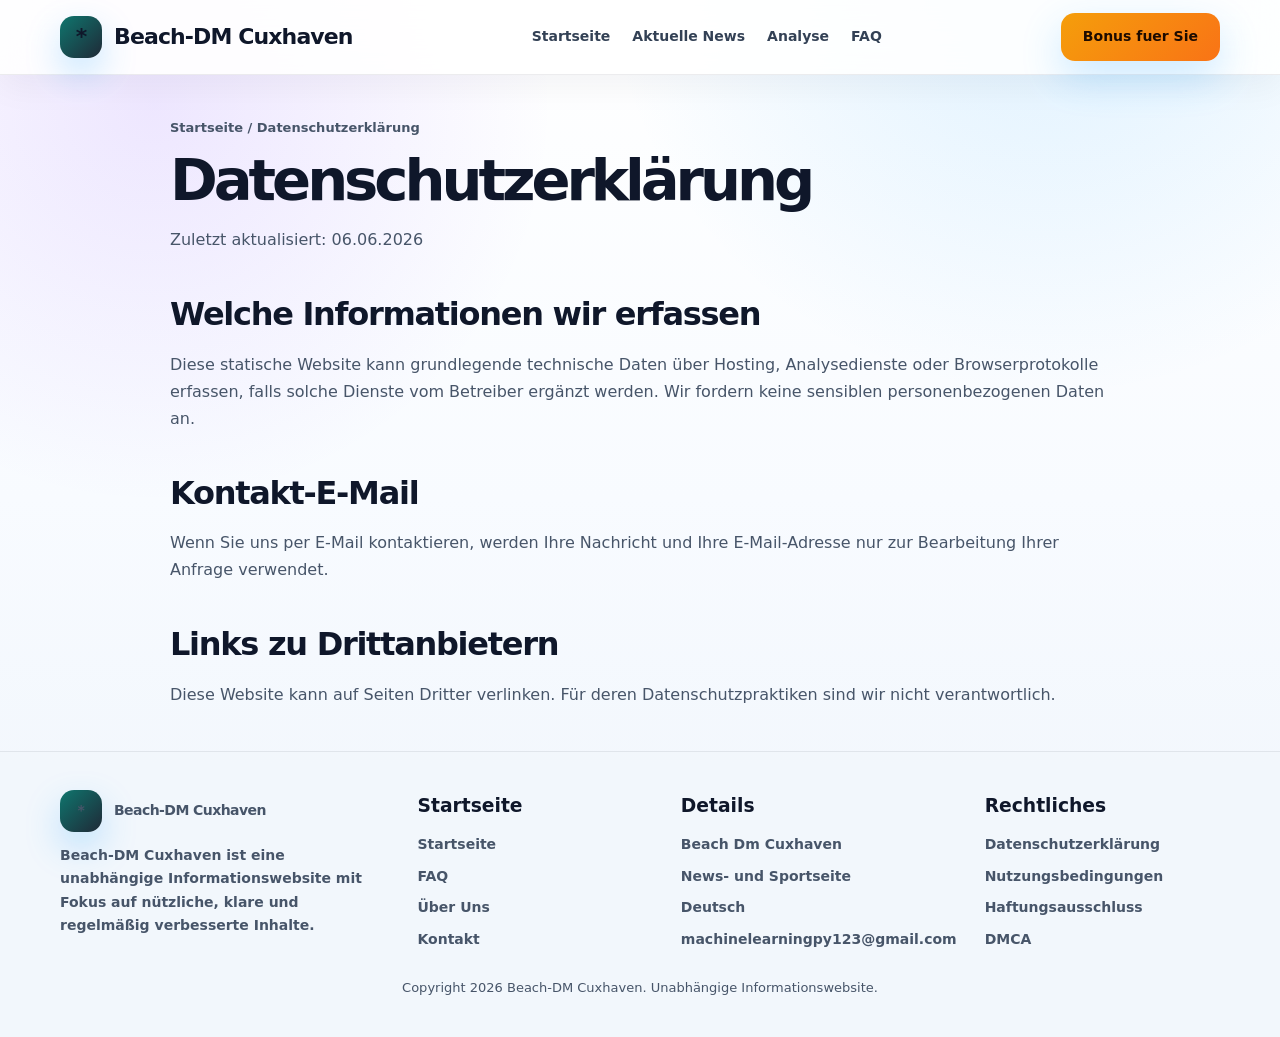
<file: pages/privacy-policy.html>
<!DOCTYPE html><html lang="de" dir="ltr"><head><meta charset="UTF-8" /><meta name="viewport" content="width=device-width, initial-scale=1.0" />
  <meta name="google-site-verification" content="zPeMqoo2h3M_oqIertTkiu1rAj5quQBwW_J42bXbuFM" /><title>Datenschutzerklärung | Beach-DM Cuxhaven</title><meta name="description" content="Lesen Sie die Datenschutzerklärung von Beach-DM Cuxhaven." /><meta name="robots" content="index, follow, max-image-preview:large" /><link rel="canonical" href="https://machinelearningpy123.github.io/beach-dm-cuxhaven/pages/privacy-policy.html" /><meta property="og:title" content="Datenschutzerklärung | Beach-DM Cuxhaven" /><meta property="og:description" content="Lesen Sie die Datenschutzerklärung von Beach-DM Cuxhaven." /><meta property="og:type" content="website" /><meta property="og:url" content="https://machinelearningpy123.github.io/beach-dm-cuxhaven/pages/privacy-policy.html" /><meta property="og:image" content="https://machinelearningpy123.github.io/beach-dm-cuxhaven/assets/cover.svg" /><meta name="twitter:card" content="summary_large_image" /><meta name="twitter:image" content="https://machinelearningpy123.github.io/beach-dm-cuxhaven/assets/cover.svg" /><link rel="stylesheet" href="../assets/style.css" /></head><body><header class="header"><div class="container nav"><a class="brand" href="../index.html"><span class="logo">*</span><span>Beach-DM Cuxhaven</span></a><nav class="links" id="siteLinks"><a href="../index.html">Startseite</a><a href="../pages/latest-news.html">Aktuelle News</a><a href="../pages/analysis.html">Analyse</a><a href="../pages/faq.html">FAQ</a></nav><a class="btn bonus" href="https://www.effectivecpmnetwork.com/j9f627innq?key=be46e17df9e34aa3b5b8e77e88a34740" target="_blank" rel="noopener noreferrer">Bonus fuer Sie</a><button type="button" class="mobile" aria-label="Menü umschalten" aria-expanded="false" aria-controls="siteLinks">Menü</button></div></header><main class="section"><div class="container article"><div class="breadcrumb"><a href="../index.html">Startseite</a> / Datenschutzerklärung</div><h1>Datenschutzerklärung</h1><p>Zuletzt aktualisiert: 06.06.2026</p><h2>Welche Informationen wir erfassen</h2><p>Diese statische Website kann grundlegende technische Daten über Hosting, Analysedienste oder Browserprotokolle erfassen, falls solche Dienste vom Betreiber ergänzt werden. Wir fordern keine sensiblen personenbezogenen Daten an.</p><h2>Kontakt-E-Mail</h2><p>Wenn Sie uns per E-Mail kontaktieren, werden Ihre Nachricht und Ihre E-Mail-Adresse nur zur Bearbeitung Ihrer Anfrage verwendet.</p><h2>Links zu Drittanbietern</h2><p>Diese Website kann auf Seiten Dritter verlinken. Für deren Datenschutzpraktiken sind wir nicht verantwortlich.</p></div></main><footer class="footer"><div class="container footer-grid"><div><a class="brand" href="../index.html"><span class="logo">*</span><span>Beach-DM Cuxhaven</span></a><p style="margin-top:12px">Beach-DM Cuxhaven ist eine unabhängige Informationswebsite mit Fokus auf nützliche, klare und regelmäßig verbesserte Inhalte.</p></div><div><h3>Startseite</h3><ul><li><a href="../index.html">Startseite</a></li><li><a href="../pages/faq.html">FAQ</a></li><li><a href="../pages/about-us.html">Über Uns</a></li><li><a href="../pages/contact-us.html">Kontakt</a></li></ul></div><div><h3>Details</h3><ul><li>Beach Dm Cuxhaven</li><li>News- und Sportseite</li><li>Deutsch</li><li><a href="mailto:machinelearningpy123@gmail.com">machinelearningpy123@gmail.com</a></li></ul></div><div><h3>Rechtliches</h3><ul><li><a href="../pages/privacy-policy.html">Datenschutzerklärung</a></li><li><a href="../pages/terms-and-conditions.html">Nutzungsbedingungen</a></li><li><a href="../pages/disclaimer.html">Haftungsausschluss</a></li><li><a href="../pages/dmca.html">DMCA</a></li></ul></div></div><div class="container copy">Copyright 2026 Beach-DM Cuxhaven. Unabhängige Informationswebsite.</div></footer><script type="application/ld+json">
{
  "@context": "https://schema.org",
  "@type": "WebSite",
  "@id": "https://machinelearningpy123.github.io/beach-dm-cuxhaven/#website",
  "name": "Beach-DM Cuxhaven",
  "url": "https://machinelearningpy123.github.io/beach-dm-cuxhaven/",
  "description": "Beach-DM Cuxhaven bündelt aktuelle Infos, Einordnung und Folgeseiten rund um Beach Dm Cuxhaven.",
  "inLanguage": "de",
  "publisher": {
    "@id": "https://machinelearningpy123.github.io/beach-dm-cuxhaven/#organization"
  }
}
</script>
<script type="application/ld+json">
{
  "@context": "https://schema.org",
  "@type": "Organization",
  "@id": "https://machinelearningpy123.github.io/beach-dm-cuxhaven/#organization",
  "name": "Beach-DM Cuxhaven",
  "url": "https://machinelearningpy123.github.io/beach-dm-cuxhaven/",
  "email": "machinelearningpy123@gmail.com",
  "contactPoint": [
    {
      "@type": "ContactPoint",
      "email": "machinelearningpy123@gmail.com",
      "contactType": "editorial"
    }
  ],
  "publishingPrinciples": "https://machinelearningpy123.github.io/beach-dm-cuxhaven/pages/editorial-policy.html"
}
</script>
<script type="application/ld+json">
{
  "@context": "https://schema.org",
  "@type": "BreadcrumbList",
  "itemListElement": [
    {
      "@type": "ListItem",
      "position": 1,
      "name": "Startseite",
      "item": "https://machinelearningpy123.github.io/beach-dm-cuxhaven/"
    },
    {
      "@type": "ListItem",
      "position": 2,
      "name": "Datenschutzerklärung",
      "item": "https://machinelearningpy123.github.io/beach-dm-cuxhaven/pages/privacy-policy.html"
    }
  ]
}
</script>
<script type="application/ld+json">
{
  "@context": "https://schema.org",
  "@type": "WebPage",
  "@id": "https://machinelearningpy123.github.io/beach-dm-cuxhaven/pages/privacy-policy.html#webpage",
  "url": "https://machinelearningpy123.github.io/beach-dm-cuxhaven/pages/privacy-policy.html",
  "name": "Datenschutzerklärung",
  "description": "Lesen Sie die Datenschutzerklärung von Beach-DM Cuxhaven.",
  "isPartOf": {
    "@id": "https://machinelearningpy123.github.io/beach-dm-cuxhaven/#website"
  },
  "inLanguage": "de",
  "about": {
    "@type": "Thing",
    "name": "Beach Dm Cuxhaven"
  }
}
</script><script src="../assets/script.js"></script></body></html>
</file>
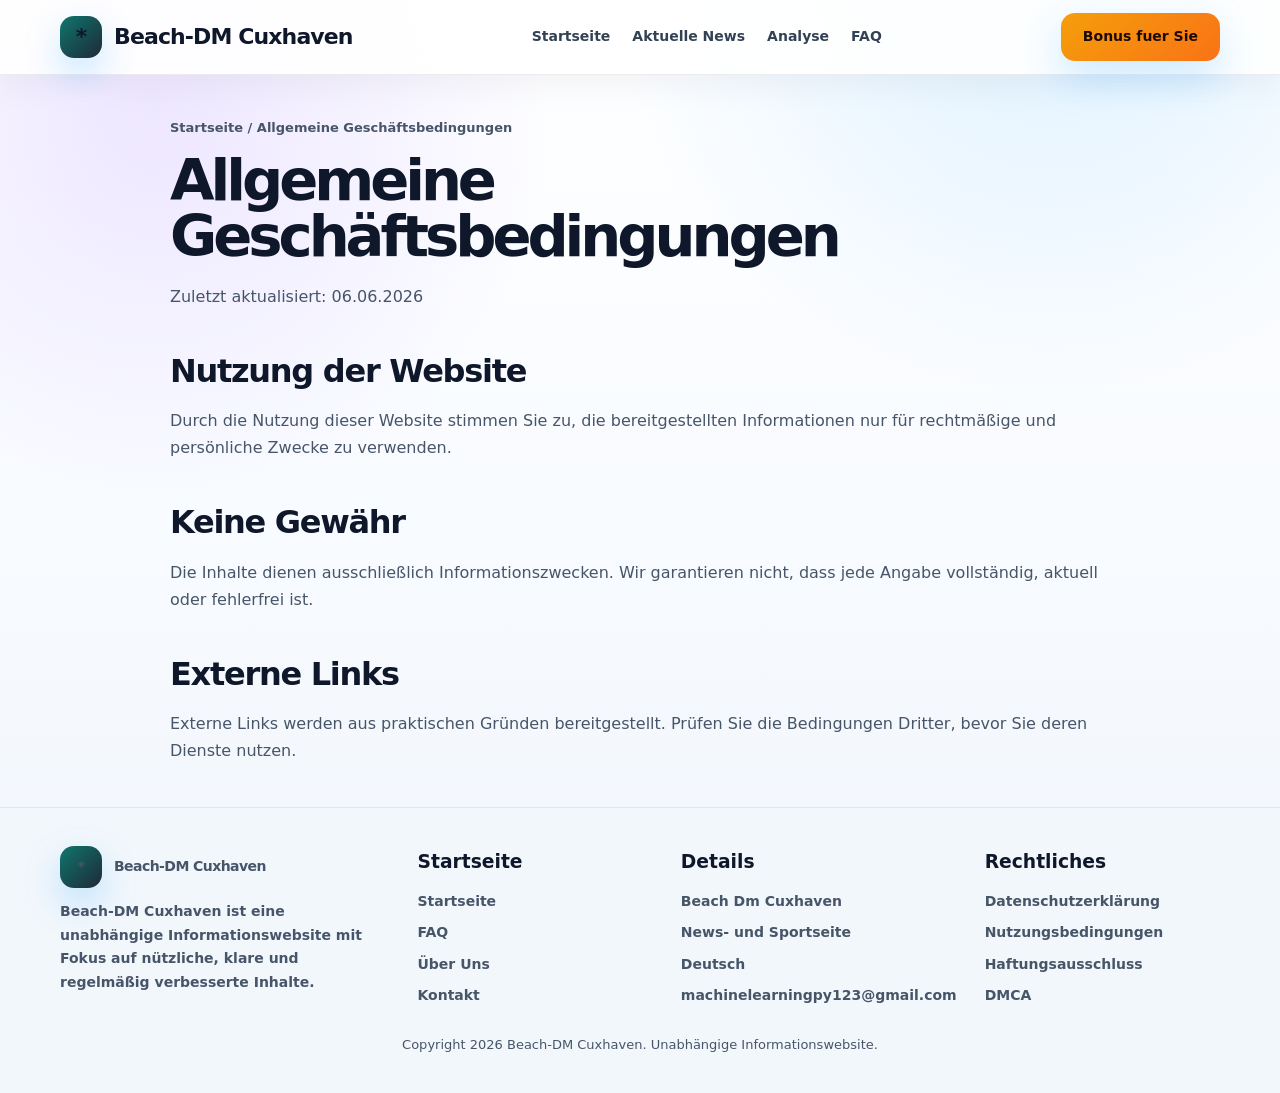
<file: pages/terms-and-conditions.html>
<!DOCTYPE html><html lang="de" dir="ltr"><head><meta charset="UTF-8" /><meta name="viewport" content="width=device-width, initial-scale=1.0" />
  <meta name="google-site-verification" content="zPeMqoo2h3M_oqIertTkiu1rAj5quQBwW_J42bXbuFM" /><title>Allgemeine Geschäftsbedingungen | Beach-DM Cuxhaven</title><meta name="description" content="Lesen Sie die Allgemeinen Geschäftsbedingungen von Beach-DM Cuxhaven." /><meta name="robots" content="index, follow, max-image-preview:large" /><link rel="canonical" href="https://machinelearningpy123.github.io/beach-dm-cuxhaven/pages/terms-and-conditions.html" /><meta property="og:title" content="Allgemeine Geschäftsbedingungen | Beach-DM Cuxhaven" /><meta property="og:description" content="Lesen Sie die Allgemeinen Geschäftsbedingungen von Beach-DM Cuxhaven." /><meta property="og:type" content="website" /><meta property="og:url" content="https://machinelearningpy123.github.io/beach-dm-cuxhaven/pages/terms-and-conditions.html" /><meta property="og:image" content="https://machinelearningpy123.github.io/beach-dm-cuxhaven/assets/cover.svg" /><meta name="twitter:card" content="summary_large_image" /><meta name="twitter:image" content="https://machinelearningpy123.github.io/beach-dm-cuxhaven/assets/cover.svg" /><link rel="stylesheet" href="../assets/style.css" /></head><body><header class="header"><div class="container nav"><a class="brand" href="../index.html"><span class="logo">*</span><span>Beach-DM Cuxhaven</span></a><nav class="links" id="siteLinks"><a href="../index.html">Startseite</a><a href="../pages/latest-news.html">Aktuelle News</a><a href="../pages/analysis.html">Analyse</a><a href="../pages/faq.html">FAQ</a></nav><a class="btn bonus" href="https://www.effectivecpmnetwork.com/j9f627innq?key=be46e17df9e34aa3b5b8e77e88a34740" target="_blank" rel="noopener noreferrer">Bonus fuer Sie</a><button type="button" class="mobile" aria-label="Menü umschalten" aria-expanded="false" aria-controls="siteLinks">Menü</button></div></header><main class="section"><div class="container article"><div class="breadcrumb"><a href="../index.html">Startseite</a> / Allgemeine Geschäftsbedingungen</div><h1>Allgemeine Geschäftsbedingungen</h1><p>Zuletzt aktualisiert: 06.06.2026</p><h2>Nutzung der Website</h2><p>Durch die Nutzung dieser Website stimmen Sie zu, die bereitgestellten Informationen nur für rechtmäßige und persönliche Zwecke zu verwenden.</p><h2>Keine Gewähr</h2><p>Die Inhalte dienen ausschließlich Informationszwecken. Wir garantieren nicht, dass jede Angabe vollständig, aktuell oder fehlerfrei ist.</p><h2>Externe Links</h2><p>Externe Links werden aus praktischen Gründen bereitgestellt. Prüfen Sie die Bedingungen Dritter, bevor Sie deren Dienste nutzen.</p></div></main><footer class="footer"><div class="container footer-grid"><div><a class="brand" href="../index.html"><span class="logo">*</span><span>Beach-DM Cuxhaven</span></a><p style="margin-top:12px">Beach-DM Cuxhaven ist eine unabhängige Informationswebsite mit Fokus auf nützliche, klare und regelmäßig verbesserte Inhalte.</p></div><div><h3>Startseite</h3><ul><li><a href="../index.html">Startseite</a></li><li><a href="../pages/faq.html">FAQ</a></li><li><a href="../pages/about-us.html">Über Uns</a></li><li><a href="../pages/contact-us.html">Kontakt</a></li></ul></div><div><h3>Details</h3><ul><li>Beach Dm Cuxhaven</li><li>News- und Sportseite</li><li>Deutsch</li><li><a href="mailto:machinelearningpy123@gmail.com">machinelearningpy123@gmail.com</a></li></ul></div><div><h3>Rechtliches</h3><ul><li><a href="../pages/privacy-policy.html">Datenschutzerklärung</a></li><li><a href="../pages/terms-and-conditions.html">Nutzungsbedingungen</a></li><li><a href="../pages/disclaimer.html">Haftungsausschluss</a></li><li><a href="../pages/dmca.html">DMCA</a></li></ul></div></div><div class="container copy">Copyright 2026 Beach-DM Cuxhaven. Unabhängige Informationswebsite.</div></footer><script type="application/ld+json">
{
  "@context": "https://schema.org",
  "@type": "WebSite",
  "@id": "https://machinelearningpy123.github.io/beach-dm-cuxhaven/#website",
  "name": "Beach-DM Cuxhaven",
  "url": "https://machinelearningpy123.github.io/beach-dm-cuxhaven/",
  "description": "Beach-DM Cuxhaven bündelt aktuelle Infos, Einordnung und Folgeseiten rund um Beach Dm Cuxhaven.",
  "inLanguage": "de",
  "publisher": {
    "@id": "https://machinelearningpy123.github.io/beach-dm-cuxhaven/#organization"
  }
}
</script>
<script type="application/ld+json">
{
  "@context": "https://schema.org",
  "@type": "Organization",
  "@id": "https://machinelearningpy123.github.io/beach-dm-cuxhaven/#organization",
  "name": "Beach-DM Cuxhaven",
  "url": "https://machinelearningpy123.github.io/beach-dm-cuxhaven/",
  "email": "machinelearningpy123@gmail.com",
  "contactPoint": [
    {
      "@type": "ContactPoint",
      "email": "machinelearningpy123@gmail.com",
      "contactType": "editorial"
    }
  ],
  "publishingPrinciples": "https://machinelearningpy123.github.io/beach-dm-cuxhaven/pages/editorial-policy.html"
}
</script>
<script type="application/ld+json">
{
  "@context": "https://schema.org",
  "@type": "BreadcrumbList",
  "itemListElement": [
    {
      "@type": "ListItem",
      "position": 1,
      "name": "Startseite",
      "item": "https://machinelearningpy123.github.io/beach-dm-cuxhaven/"
    },
    {
      "@type": "ListItem",
      "position": 2,
      "name": "Allgemeine Geschäftsbedingungen",
      "item": "https://machinelearningpy123.github.io/beach-dm-cuxhaven/pages/terms-and-conditions.html"
    }
  ]
}
</script>
<script type="application/ld+json">
{
  "@context": "https://schema.org",
  "@type": "WebPage",
  "@id": "https://machinelearningpy123.github.io/beach-dm-cuxhaven/pages/terms-and-conditions.html#webpage",
  "url": "https://machinelearningpy123.github.io/beach-dm-cuxhaven/pages/terms-and-conditions.html",
  "name": "Allgemeine Geschäftsbedingungen",
  "description": "Lesen Sie die Allgemeinen Geschäftsbedingungen von Beach-DM Cuxhaven.",
  "isPartOf": {
    "@id": "https://machinelearningpy123.github.io/beach-dm-cuxhaven/#website"
  },
  "inLanguage": "de",
  "about": {
    "@type": "Thing",
    "name": "Beach Dm Cuxhaven"
  }
}
</script><script src="../assets/script.js"></script></body></html>
</file>
<file: assets/style.css>
:root{--bg:#07101f;--card:#111f3a;--text:#f7fbff;--muted:#a9b8cf;--line:rgba(255,255,255,.1);--primary:#0f766e;--secondary:#1f2937;--green:#4ade80;--orange:#f59e0b;--shadow:0 24px 70px rgba(0,0,0,.32);--radius:24px;--container:1160px}
*{box-sizing:border-box;margin:0;padding:0}html{scroll-behavior:smooth}
body{font-family:Inter,ui-sans-serif,system-ui,-apple-system,BlinkMacSystemFont,"Segoe UI",Arial,sans-serif;color:var(--text);background:radial-gradient(circle at 80% -5%,rgba(45,168,255,.25),transparent 30rem),radial-gradient(circle at 10% 12%,rgba(124,60,255,.22),transparent 28rem),linear-gradient(180deg,#050b18 0%,#081326 48%,#050b18 100%);line-height:1.68;overflow-x:hidden;direction:ltr}
a{color:inherit;text-decoration:none}.container{width:min(var(--container),calc(100% - 36px));margin:auto}
.header{position:sticky;top:0;z-index:50;background:rgba(5,11,24,.78);backdrop-filter:blur(18px);border-bottom:1px solid var(--line)}
.nav{position:relative;height:74px;display:flex;align-items:center;justify-content:space-between;gap:22px}.brand{display:flex;align-items:center;gap:12px;font-weight:900;font-size:22px;letter-spacing:-.04em}
.logo{width:42px;height:42px;border-radius:14px;display:grid;place-items:center;background:linear-gradient(135deg,var(--primary),var(--secondary));box-shadow:0 15px 35px rgba(45,168,255,.28);font-weight:900}
.links{display:flex;gap:22px;font-size:14px;font-weight:800;color:#d7e4f7;align-items:center}.links a:hover,.links .active{color:#fff}
.btn{display:inline-flex;align-items:center;justify-content:center;gap:10px;min-height:48px;padding:0 22px;border-radius:14px;border:0;font-size:14px;font-weight:900;color:#fff;background:linear-gradient(135deg,var(--primary),var(--secondary));box-shadow:0 16px 40px rgba(45,168,255,.24);transition:.2s ease;white-space:nowrap;cursor:pointer}.btn:hover{transform:translateY(-2px)}.btn.secondary{background:rgba(255,255,255,.06);border:1px solid var(--line);box-shadow:none}.btn.safe{background:linear-gradient(135deg,#16a34a,#22c55e);color:#04130a}.btn.bonus{background:linear-gradient(135deg,#f59e0b,#f97316);color:#1d0b00}
.mobile{display:none;width:44px;height:44px;border:1px solid var(--line);border-radius:13px;background:rgba(255,255,255,.06);color:#fff;font-size:22px}
.hero{padding:64px 0 38px}.hero-grid{display:grid;grid-template-columns:1.05fr .95fr;align-items:center;gap:48px}.kicker{display:inline-flex;align-items:center;gap:8px;background:rgba(45,168,255,.13);border:1px solid rgba(45,168,255,.27);color:#d9f4ff;border-radius:999px;padding:7px 13px;font-size:13px;font-weight:900;margin-bottom:18px}
h1{font-size:clamp(40px,5.3vw,72px);line-height:.98;letter-spacing:-.07em;margin-bottom:18px}.hero p{font-size:18px;color:#c8d6e9;max-width:680px;margin-bottom:22px}.notice,.hero-note{background:rgba(251,146,60,.1);border:1px solid rgba(251,146,60,.24);color:#fed7aa;border-radius:16px;padding:14px 16px;margin:18px 0;font-size:14px;font-weight:750}.hero-actions{display:flex;gap:12px;flex-wrap:wrap;margin:24px 0 18px}
.quick-info{display:grid;grid-template-columns:repeat(4,1fr);gap:12px;margin-top:24px;max-width:760px}.info-card{background:rgba(255,255,255,.055);border:1px solid var(--line);border-radius:16px;padding:14px}.info-card small{display:block;color:var(--muted);font-size:12px;font-weight:900;text-transform:uppercase;letter-spacing:.04em}.info-card strong{display:block;margin-top:3px;font-size:16px}
.visual{position:relative;min-height:480px;display:flex;align-items:center;justify-content:center}.visual:before{content:"";position:absolute;width:410px;height:410px;border-radius:50%;background:radial-gradient(circle,rgba(45,168,255,.28),transparent 55%),radial-gradient(circle at 70% 40%,rgba(124,60,255,.4),transparent 42%);filter:blur(18px)}.mockup{position:relative;z-index:2;width:315px;min-height:430px;border-radius:34px;border:1px solid var(--line);background:linear-gradient(180deg,rgba(17,31,58,.95),rgba(6,16,36,.94));box-shadow:var(--shadow);padding:24px}.mockup-ring{width:170px;height:170px;border-radius:50%;margin:18px auto;background:conic-gradient(var(--primary) 0 72%,rgba(255,255,255,.08) 72% 100%);display:grid;place-items:center;box-shadow:0 0 55px rgba(45,168,255,.22)}.mockup-ring span{width:128px;height:128px;border-radius:50%;background:#09162b;display:grid;place-items:center;text-align:center;font-weight:900;font-size:22px;padding:10px}.mock-row{display:flex;align-items:center;gap:10px;background:rgba(255,255,255,.06);border:1px solid var(--line);padding:12px;border-radius:15px;margin-top:10px}.mock-ico{width:36px;height:36px;border-radius:12px;display:grid;place-items:center;background:linear-gradient(135deg,var(--primary),var(--secondary));font-weight:900}.float{position:absolute;z-index:3;background:rgba(17,31,58,.88);border:1px solid var(--line);backdrop-filter:blur(16px);border-radius:18px;padding:14px 16px;box-shadow:var(--shadow)}.float.one{left:10px;top:90px}.float.two{right:15px;bottom:110px}.float strong{display:block;font-size:22px}.float span{color:var(--muted);font-size:12px;font-weight:900}
.section{padding:42px 0}.section-head{text-align:center;max-width:850px;margin:0 auto 25px}.section-head h2{font-size:clamp(30px,3.2vw,46px);letter-spacing:-.055em;line-height:1.05;margin-bottom:10px}.section-head p,.muted{color:#b6c5d8}.grid-3{display:grid;grid-template-columns:repeat(3,1fr);gap:18px}.grid-2{display:grid;grid-template-columns:repeat(2,1fr);gap:22px}.card{background:linear-gradient(180deg,rgba(17,31,58,.92),rgba(10,21,42,.88));border:1px solid var(--line);border-radius:var(--radius);padding:24px;box-shadow:0 18px 45px rgba(0,0,0,.22)}.card h2{font-size:32px;letter-spacing:-.045em;margin-bottom:12px}.card h3{font-size:22px;letter-spacing:-.035em;margin-bottom:10px}.card p,.card li{color:var(--muted);font-size:15px}.card ul,.card ol{padding-left:22px;margin-top:10px}.icon{width:56px;height:56px;border-radius:18px;display:grid;place-items:center;background:linear-gradient(135deg,var(--primary),var(--secondary));margin-bottom:14px;font-size:25px}.warning{border-color:rgba(251,146,60,.32);background:linear-gradient(180deg,rgba(69,40,15,.55),rgba(22,24,35,.85))}.success{border-color:rgba(74,222,128,.28);background:linear-gradient(180deg,rgba(17,55,38,.55),rgba(10,21,42,.86))}
.table-wrap{overflow:auto;border-radius:20px;border:1px solid var(--line);margin:14px 0}table{width:100%;border-collapse:collapse;background:rgba(255,255,255,.035)}td,th{padding:14px 16px;text-align:left;border-bottom:1px solid var(--line);font-size:15px}th{background:rgba(255,255,255,.05)}td:first-child{font-weight:900;color:#dbeafe}td:last-child{color:var(--muted)}.cta{display:grid;grid-template-columns:1fr auto;gap:20px;align-items:center;background:linear-gradient(135deg,rgba(45,168,255,.16),rgba(124,60,255,.2));border:1px solid rgba(255,255,255,.13);border-radius:28px;padding:30px;box-shadow:var(--shadow)}.cta h2{font-size:34px;line-height:1.05;letter-spacing:-.05em;margin-bottom:8px}.cta p{color:#c9d6e7}.article{max-width:940px;margin:auto}.article h1{font-size:clamp(36px,4.5vw,60px)}.article h2{font-size:32px;letter-spacing:-.04em;margin:34px 0 10px}.article h3{font-size:23px;margin:24px 0 8px}.article p,.article li{color:#bdc9d9}.article ul,.article ol{padding-left:23px;margin:12px 0}.breadcrumb{color:var(--muted);font-size:13px;font-weight:800;margin-bottom:14px}.faq{display:grid;gap:12px}.faq-item{background:rgba(255,255,255,.045);border:1px solid var(--line);border-radius:18px;overflow:hidden}.faq-q{padding:17px 19px;display:flex;justify-content:space-between;gap:18px;font-weight:900;cursor:pointer}.faq-a{max-height:0;overflow:hidden;transition:.25s ease}.faq-a p{padding:0 19px 17px;color:var(--muted)}.faq-item.active .faq-a{max-height:220px}.contact-form input,.contact-form textarea,.tool-box textarea{width:100%;padding:14px 15px;border-radius:14px;border:1px solid var(--line);background:rgba(255,255,255,.06);color:var(--text);margin-bottom:12px}.contact-form textarea,.tool-box textarea{min-height:130px}.footer{padding:38px 0;border-top:1px solid var(--line);background:rgba(3,8,18,.55)}.footer-grid{display:grid;grid-template-columns:1.4fr repeat(3,1fr);gap:28px}.footer p,.footer a,.footer li{color:var(--muted);font-size:14px;font-weight:700}.footer h3{margin-bottom:12px}.footer ul{list-style:none;display:grid;gap:8px}.copy{text-align:center;color:var(--muted);font-size:13px;margin-top:26px}
@media(max-width:980px){.links{display:none;position:absolute;top:100%;left:0;right:0;flex-direction:column;align-items:flex-start;gap:14px;padding:16px 22px 22px;background:rgba(5,11,24,.96);border-bottom:1px solid var(--line);box-shadow:0 22px 48px rgba(0,0,0,.35);z-index:40}.header.nav-open .links{display:flex}.mobile{display:block;cursor:pointer;flex-shrink:0}.hero-grid,.grid-3,.grid-2,.footer-grid,.cta{grid-template-columns:1fr}.quick-info{grid-template-columns:repeat(2,1fr)}.visual{min-height:410px}.float.one{left:0}.float.two{right:0}}
@media(max-width:620px){.container{width:min(100% - 24px,var(--container))}.nav .btn{display:inline-flex!important;min-height:40px;padding:0 12px;font-size:12px}.quick-info{grid-template-columns:1fr}.float{display:none}.mockup{width:100%;min-height:auto}h1{font-size:38px}.hero{padding-top:38px}}

:root{--bg:#f4f7fb;--card:#ffffff;--text:#0f172a;--muted:#475569;--line:rgba(15,23,42,.10);--shadow:0 22px 60px rgba(15,23,42,.10)}
body{background:radial-gradient(circle at 82% -5%,rgba(45,168,255,.16),transparent 28rem),radial-gradient(circle at 12% 10%,rgba(124,60,255,.12),transparent 25rem),linear-gradient(180deg,#ffffff 0%,#f8fbff 48%,#eef4fb 100%)}
.header{background:rgba(255,255,255,.88);border-bottom:1px solid rgba(15,23,42,.08);box-shadow:0 10px 36px rgba(15,23,42,.05)}
.links{color:#334155}.links a:hover,.links .active{color:#0f172a}
.btn.secondary{background:#fff;color:#0f172a;border:1px solid rgba(15,23,42,.12)}
.mobile{background:#fff;color:#0f172a;border-color:rgba(15,23,42,.12)}
.kicker{background:rgba(45,168,255,.08);border-color:rgba(45,168,255,.18);color:#0f4c81}
.hero p,.section-head p,.muted,.card p,.card li,.article p,.article li,.cta p,.footer p,.footer a,.footer li,.copy,.breadcrumb,td:last-child,.info-card small,.faq-a p{color:#475569}
.notice,.hero-note{background:rgba(245,158,11,.12);border-color:rgba(245,158,11,.22);color:#9a3412}
.info-card{background:rgba(255,255,255,.92);box-shadow:0 18px 36px rgba(15,23,42,.06)}
.visual:before{background:radial-gradient(circle,rgba(45,168,255,.18),transparent 55%),radial-gradient(circle at 70% 40%,rgba(124,60,255,.16),transparent 42%)}
.mockup{border-color:rgba(15,23,42,.10);background:linear-gradient(180deg,#ffffff,#f7fbff);box-shadow:var(--shadow)}
.mockup h3,.mockup b,.float strong,.card h2,.card h3,.article h2,.article h3,.cta h2,td:first-child,.faq-q{color:#0f172a}
.mockup-ring{box-shadow:0 0 40px rgba(45,168,255,.16)}
.mockup-ring span{background:#ffffff;color:#0f172a}
.mock-row,.faq-item,.contact-form input,.contact-form textarea,.tool-box textarea{background:rgba(255,255,255,.96);border-color:rgba(15,23,42,.10)}
.float{background:rgba(255,255,255,.96);border-color:rgba(15,23,42,.10)}
.card{background:linear-gradient(180deg,#ffffff,#f8fbff);border-color:rgba(15,23,42,.10);box-shadow:0 16px 36px rgba(15,23,42,.08)}
.warning{border-color:rgba(245,158,11,.24);background:linear-gradient(180deg,rgba(255,247,237,.96),rgba(255,250,245,.98))}
.success{border-color:rgba(34,197,94,.22);background:linear-gradient(180deg,rgba(240,253,244,.96),rgba(247,254,249,.98))}
table{background:#ffffff}th{background:rgba(148,163,184,.10)}
.cta{background:linear-gradient(135deg,rgba(45,168,255,.10),rgba(124,60,255,.10));border-color:rgba(15,23,42,.10)}
.footer{background:rgba(243,247,252,.96);border-top:1px solid rgba(15,23,42,.08)}
@media(max-width:980px){.links{background:rgba(255,255,255,.98);border-bottom:1px solid rgba(15,23,42,.08);box-shadow:0 22px 48px rgba(15,23,42,.12)}}
</file>
